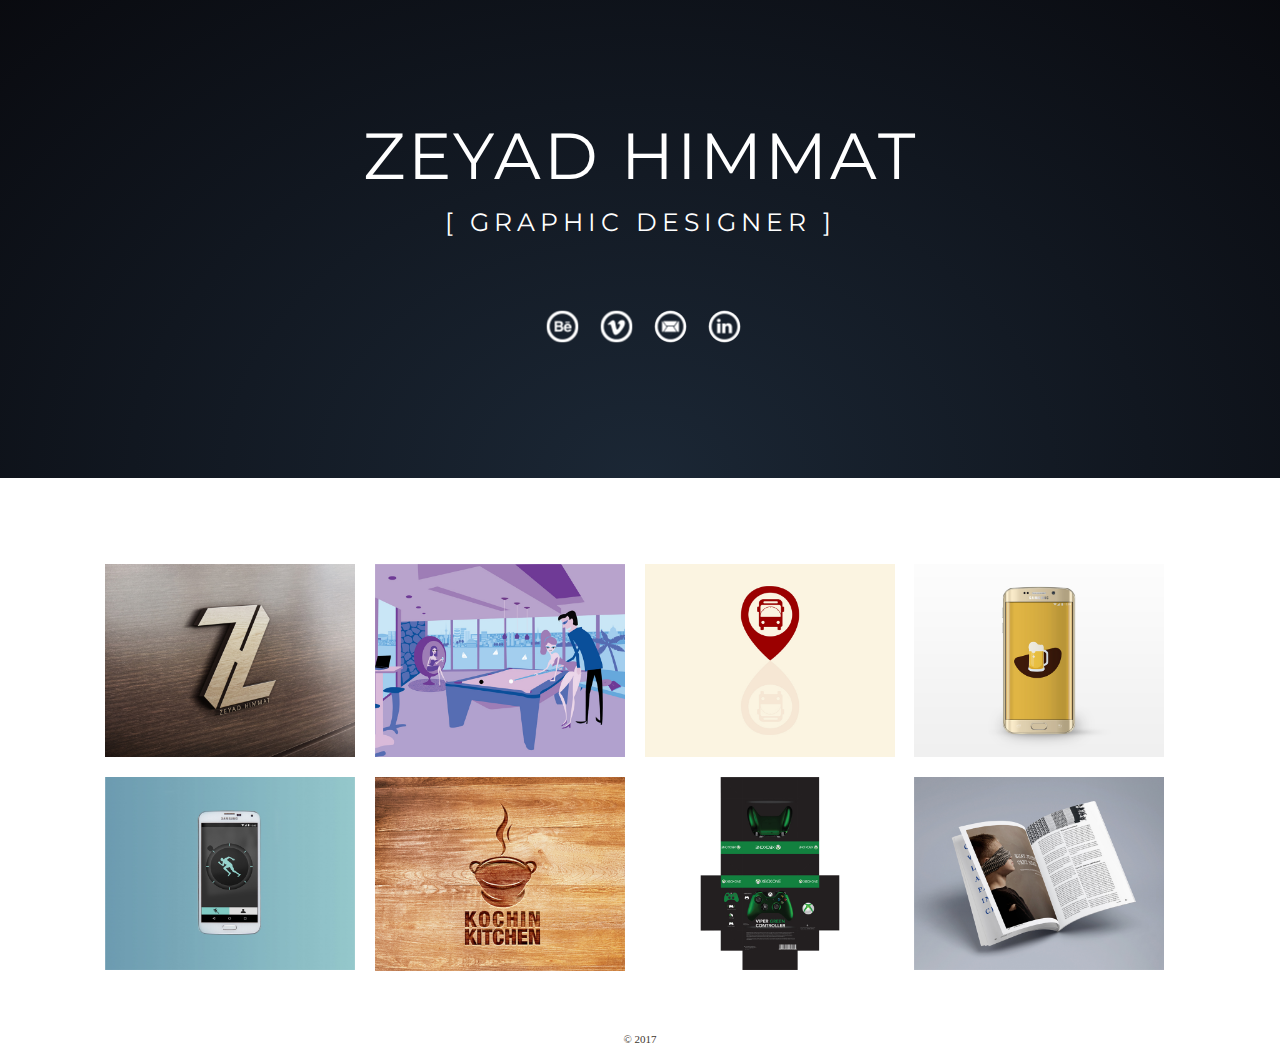
<file: index.html>
<!DOCTYPE html>
<html lang="en-ca">
<head>
  <meta charset="utf-8">
  <title>Zeyad Himmat</title>
  <meta name="handheldfriendly" content="true">
  <meta name="mobileoptimized" content="240">
  <meta name="viewport" content="width=device-width,initial-scale=1">
  <meta name="description" content="The name's Zee, and I'm an avid video gamer with a passion for designing exciting new content with my unique creativity. Contact me at zeyad.himmat@live.com.">
  <link href="css/main.css" rel="stylesheet">
  <link href="favicon.ico" rel="shortcut icon" type="favicon.ico">
  <link href='https://fonts.googleapis.com/css?family=Montserrat:400,700' rel='stylesheet' type='text/css'>
  <link href='https://fonts.googleapis.com/css?family=Lato:300' rel='stylesheet' type='text/css'>
</head>
<body>
    <div class="stars"></div>
    <div class="stars2"></div>
    <div class="stars3"></div>
      <header>
      <h1>Zeyad Himmat <br> <span>[ Graphic Designer ]</span></h1>
      <div class="social">
        <a href="https://www.behance.net/zhimmat"><img class="behance" src="images/behance.png"></a>
        <a href="https://vimeo.com/user47961077"><img class="vimeo" src="images/vimeo.png"></a>
        <a href="mailto:zeyad.himmat@live.com"><img class="email" src="images/email.png"></a>
        <a href="https://www.linkedin.com/in/zeyad-himmat-83160b113/"><img class="linkedin" src="images/linkedin.png"></a>
      </div>

</header>


<div id="top"></div>
<section class="gallery">
	<div class="row1">
		<ul>
			<a href="#"></a>
			<li>
				<a href="logo.html">
					<img src="images/logo2.jpg" alt="#" class="center">
				</a>
			</li>
			<li>
				<a href="billiards.html">
					<img src="images/joshagle2.jpg" alt=""class="center">
				</a>
			</li>
			<li>
				<a href="trackem.html">
					<img src="images/Trackem2.jpg" alt=""class="center">
				</a>
			</li>
			<li>
				<a class="image" href="smartpint.html">
					<img src="images/SmartPint2.jpg" alt=""class="center">
				</a>
			</li>
			<li>
				<a class="image" href="stamena.html">
					<img src="images/Stamena2.jpg" alt=""class="center">
				</a>
			</li>
			<li>
				<a class="image" href="kochinkitchen.html">
					<img src="images/KochinKitchen2.jpg" alt=""class="center">
				</a>
			</li>
			<li>
				<a class="image" href="packaging.html">
					<img src="images/Packaging2.jpg" alt=""class="center">
				</a>
			</li>
			<li>
				<a class="image" href="magazine.html">
					<img src="images/Magazine2.jpg" alt=""class="center">
				</a>
			</li>
		</ul>
	</div>

  </section>
  <footer>
    <p> © 2017 </p>
  </footer>
</div>

</body>
</html>
</file>
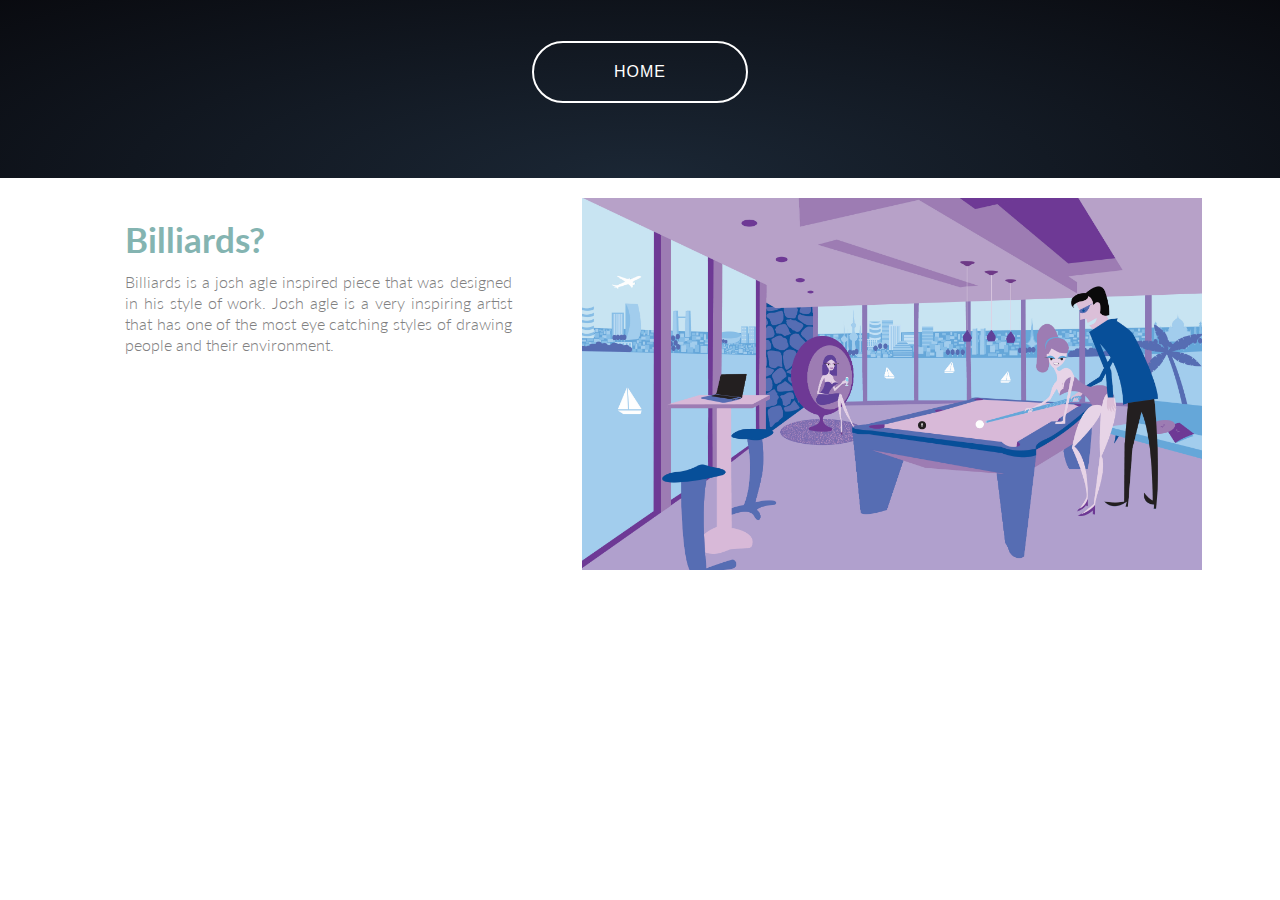
<file: billiards.html>
<!DOCTYPE html>
<html lang="en-ca">
<head>
  <meta charset="utf-8">
  <title>Zeyad Himmat</title>
  <meta name="handheldfriendly" content="true">
  <meta name="mobileoptimized" content="240">
  <meta name="viewport" content="width=device-width,initial-scale=1">
  <meta name="description" content="The name's Zee, and I'm an avid video gamer with a passion for designing exciting new content with my unique creativity. Contact me at zeyad.himmat@live.com.">
  <link href="css/main.css" rel="stylesheet">
  <link href='https://fonts.googleapis.com/css?family=Montserrat:400,700' rel='stylesheet' type='text/css'>
  <link href='https://fonts.googleapis.com/css?family=Lato:300' rel='stylesheet' type='text/css'>
</head>
<body>
    <div class="stars"></div>
    <div class="stars2"></div>
    <div class="stars3"></div>
      <header>
  <a href="index.html"><button class="btn btn-1">HOME</button></a>
</header>

<div id="item02" class="port">
  <div class="row1">
    <div class="description">
      <h1>Billiards?</h1>
      <p>Billiards is a josh agle inspired piece that was designed in his style of work. Josh agle is a very inspiring artist that has one of the most eye catching styles of drawing people and their environment.</p>
    </div>
    <img src="images/joshagle.jpg" alt="">
  </div>
</div>
</file>
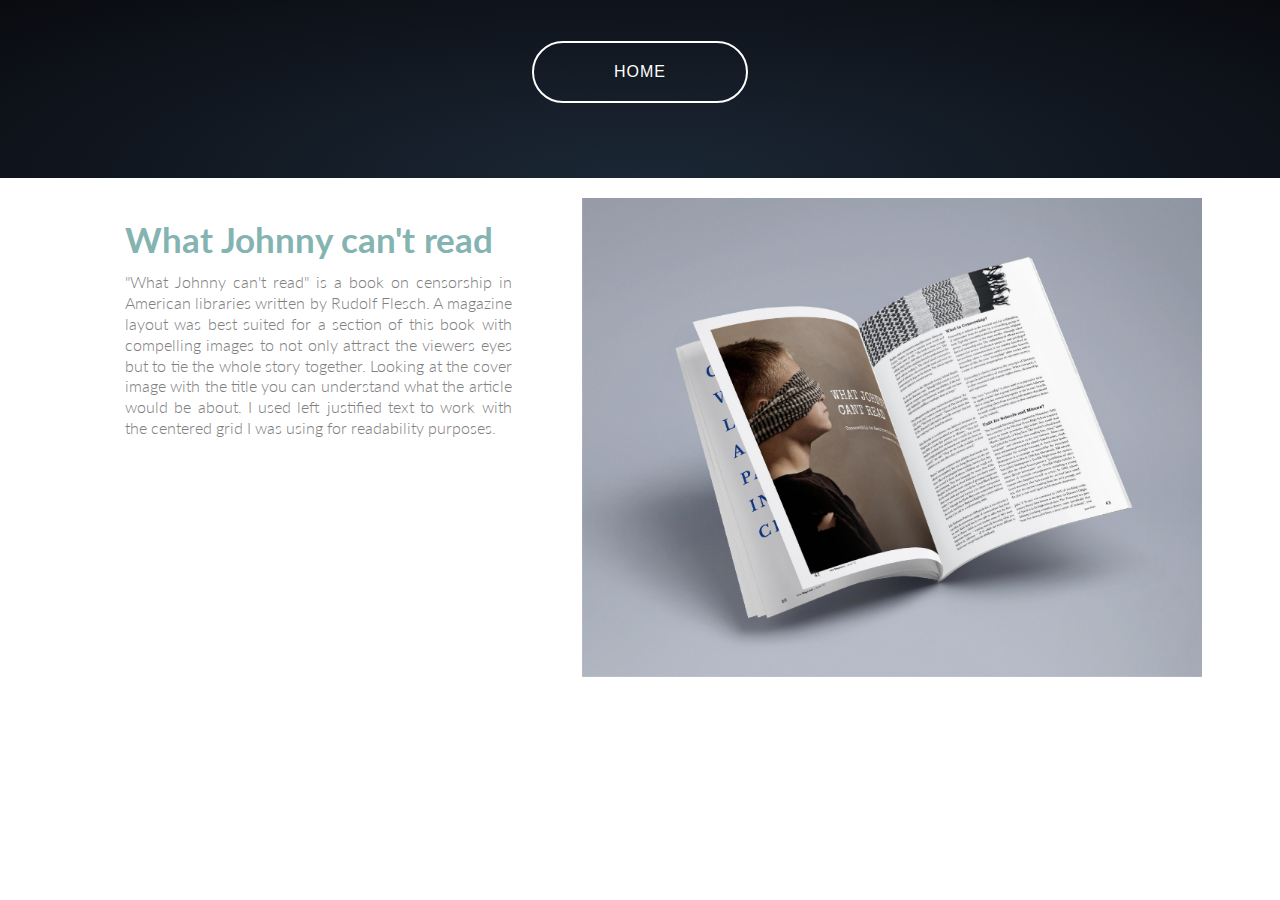
<file: magazine.html>
<!DOCTYPE html>
<html lang="en-ca">
<head>
  <meta charset="utf-8">
  <title>Zeyad Himmat</title>
  <meta name="handheldfriendly" content="true">
  <meta name="mobileoptimized" content="240">
  <meta name="viewport" content="width=device-width,initial-scale=1">
  <meta name="description" content="The name's Zee, and I'm an avid video gamer with a passion for designing exciting new content with my unique creativity. Contact me at zeyad.himmat@live.com.">
  <link href="css/main.css" rel="stylesheet">
  <link href='https://fonts.googleapis.com/css?family=Montserrat:400,700' rel='stylesheet' type='text/css'>
  <link href='https://fonts.googleapis.com/css?family=Lato:300' rel='stylesheet' type='text/css'>
</head>
<body>
    <div class="stars"></div>
    <div class="stars2"></div>
    <div class="stars3"></div>
      <header>
  <a href="index.html"><button class="btn btn-1">HOME</button></a>
</header>

<div id="item08" class="port">
  <div class="row">
    <div class="description">
      <h1>What Johnny can't read</h1>
      <p>"What Johnny can't read" is a book on censorship in American libraries written by Rudolf Flesch. A magazine layout was best suited for a section of this book with compelling images to not only attract the viewers eyes but to tie the whole story together. Looking at the cover image with the title you can understand what the article would be about. I used left justified text to work with the centered grid I was using for readability purposes. </p>
    </div>
    <img src="images/Magazine.jpg" alt="">
  </div>
</div>
</file>
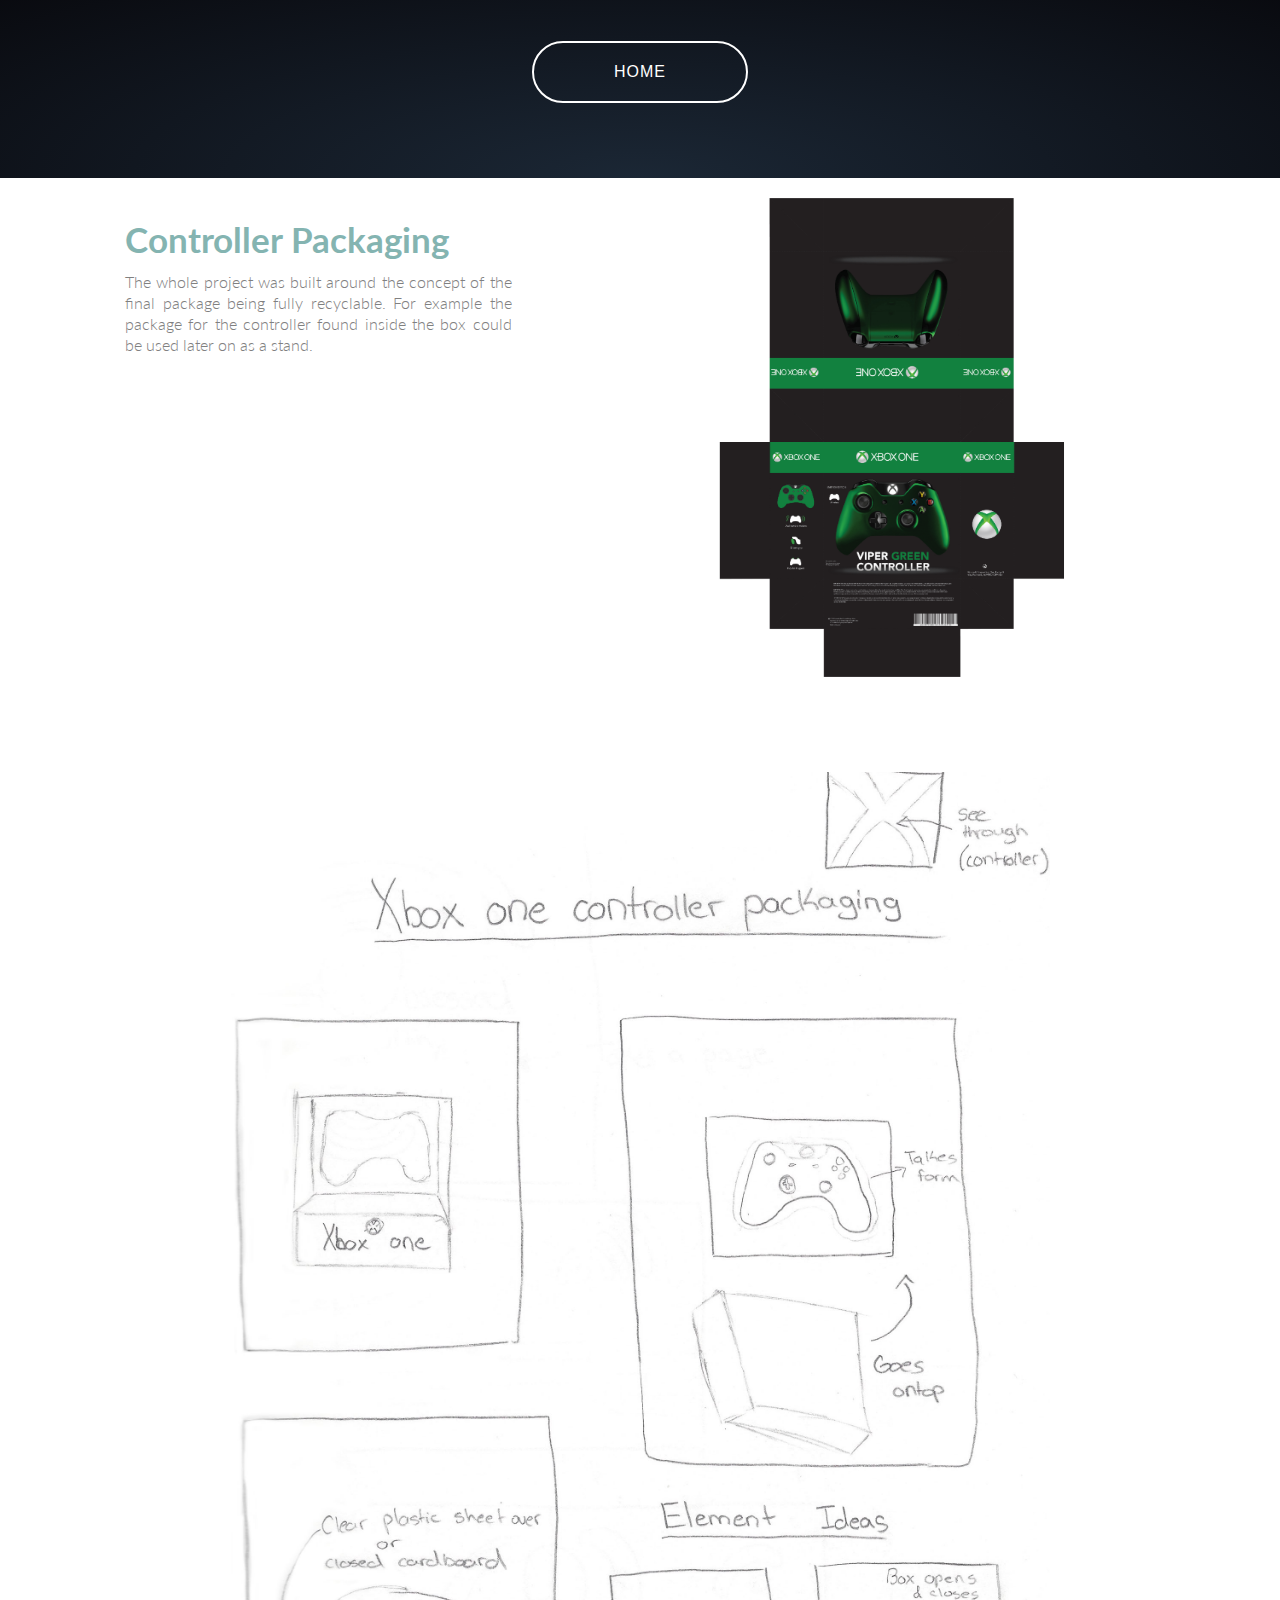
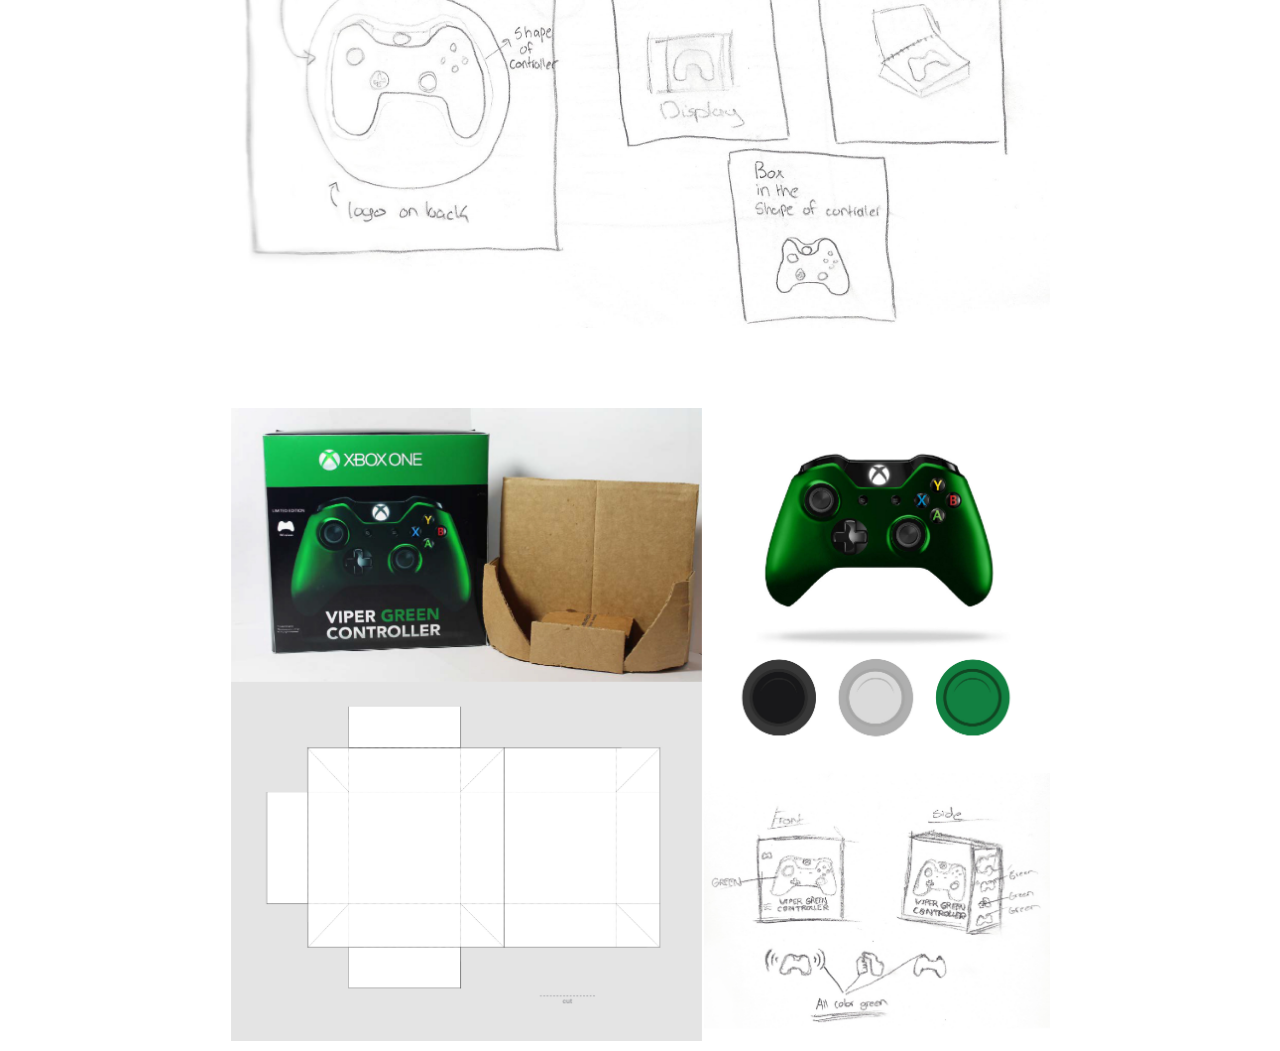
<file: packaging.html>
<!DOCTYPE html>
<html lang="en-ca">
<head>
  <meta charset="utf-8">
  <title>Zeyad Himmat</title>
  <meta name="handheldfriendly" content="true">
  <meta name="mobileoptimized" content="240">
  <meta name="viewport" content="width=device-width,initial-scale=1">
  <meta name="description" content="The name's Zee, and I'm an avid video gamer with a passion for designing exciting new content with my unique creativity. Contact me at zeyad.himmat@live.com.">
  <link href="css/main.css" rel="stylesheet">
  <link href='https://fonts.googleapis.com/css?family=Montserrat:400,700' rel='stylesheet' type='text/css'>
  <link href='https://fonts.googleapis.com/css?family=Lato:300' rel='stylesheet' type='text/css'>
</head>
<body>
    <div class="stars"></div>
    <div class="stars2"></div>
    <div class="stars3"></div>
      <header>
  <a href="index.html"><button class="btn btn-1">HOME</button></a>
</header>

<div id="item07" class="port">
  <div class="row">
    <div class="description">
      <h1>Controller Packaging</h1>
      <p>The whole project was built around the concept of the final package being fully recyclable. For example the package for the controller found inside the box could be used later on as a stand.</p>
    </div>
    <img src="images/packaging.jpg" alt="">
  </div>
</div>

<div class="port4">
  <div class="row1">
      <img src="images/Packaging-sketch.jpg">
  </div>
</div>

<div class="port3">
  <div class="row1">
      <img src="images/Packaging-layout.jpg">
  </div>
</div>
</file>
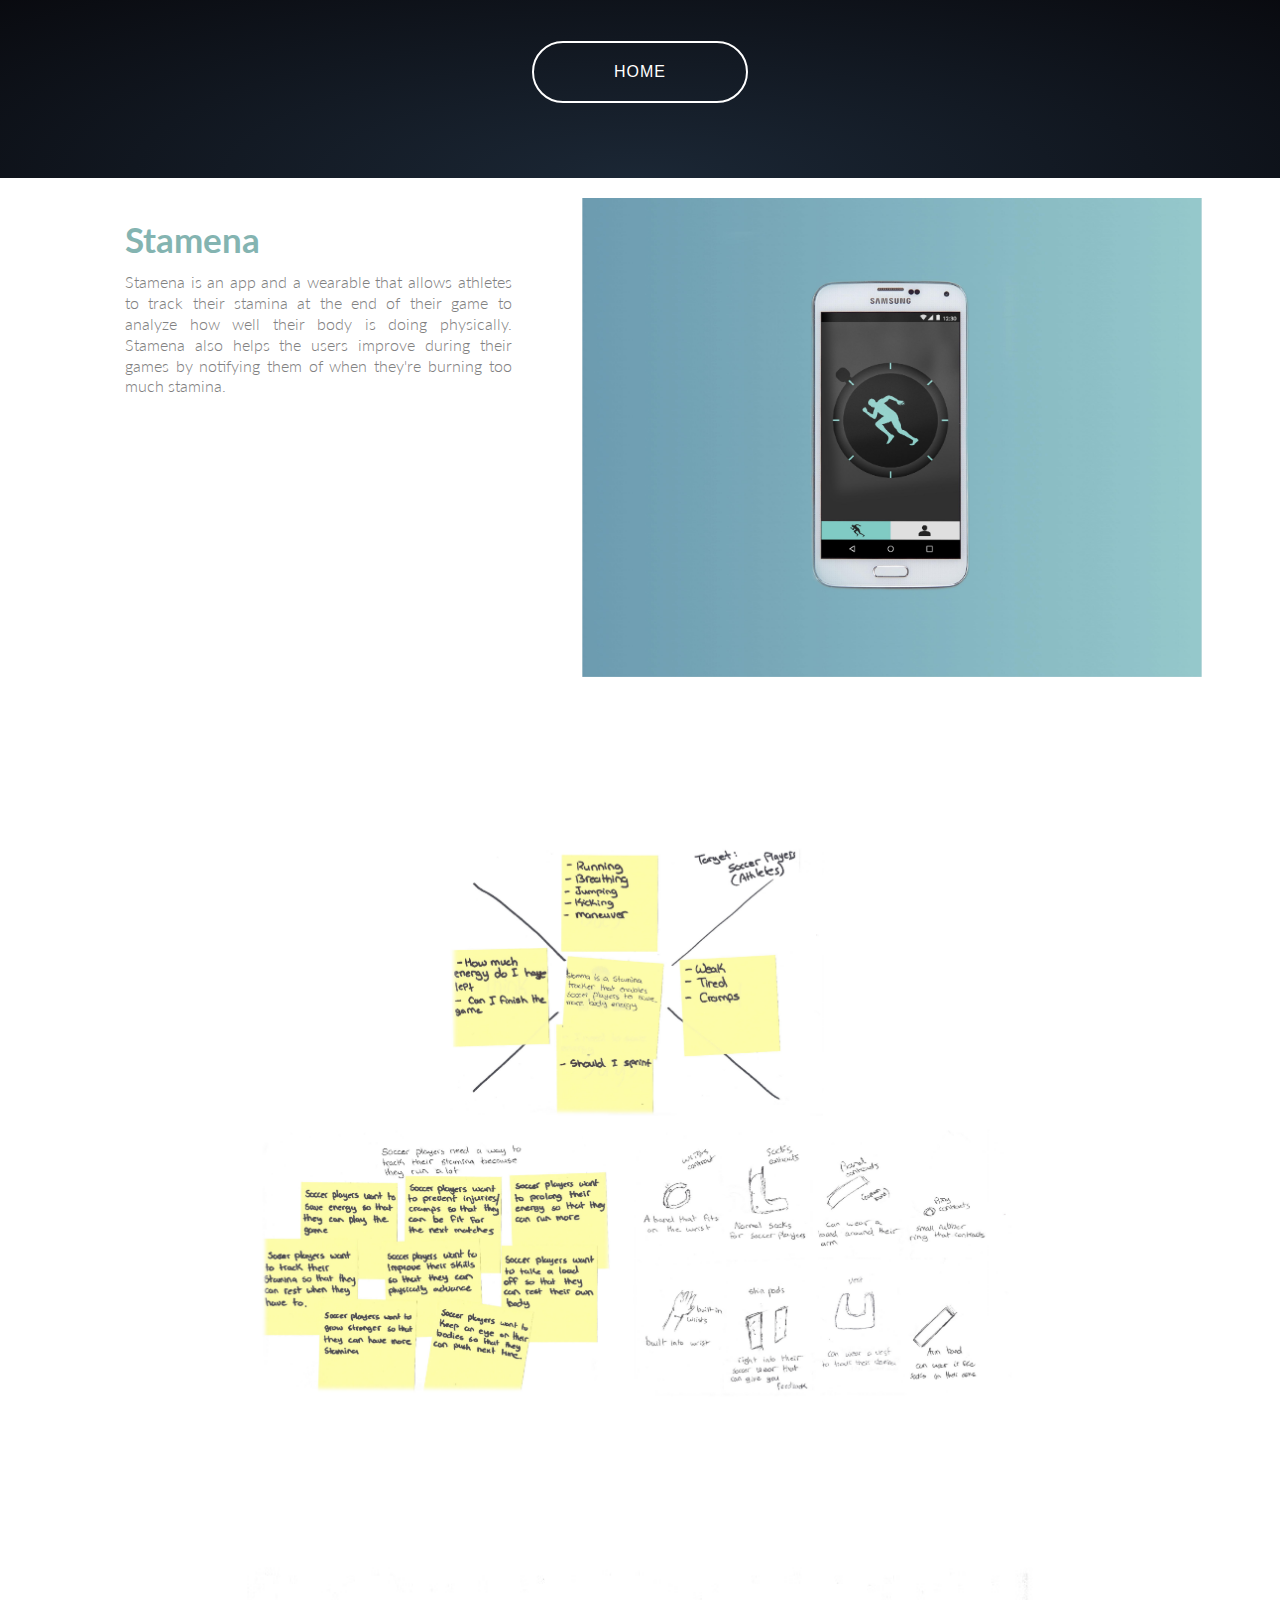
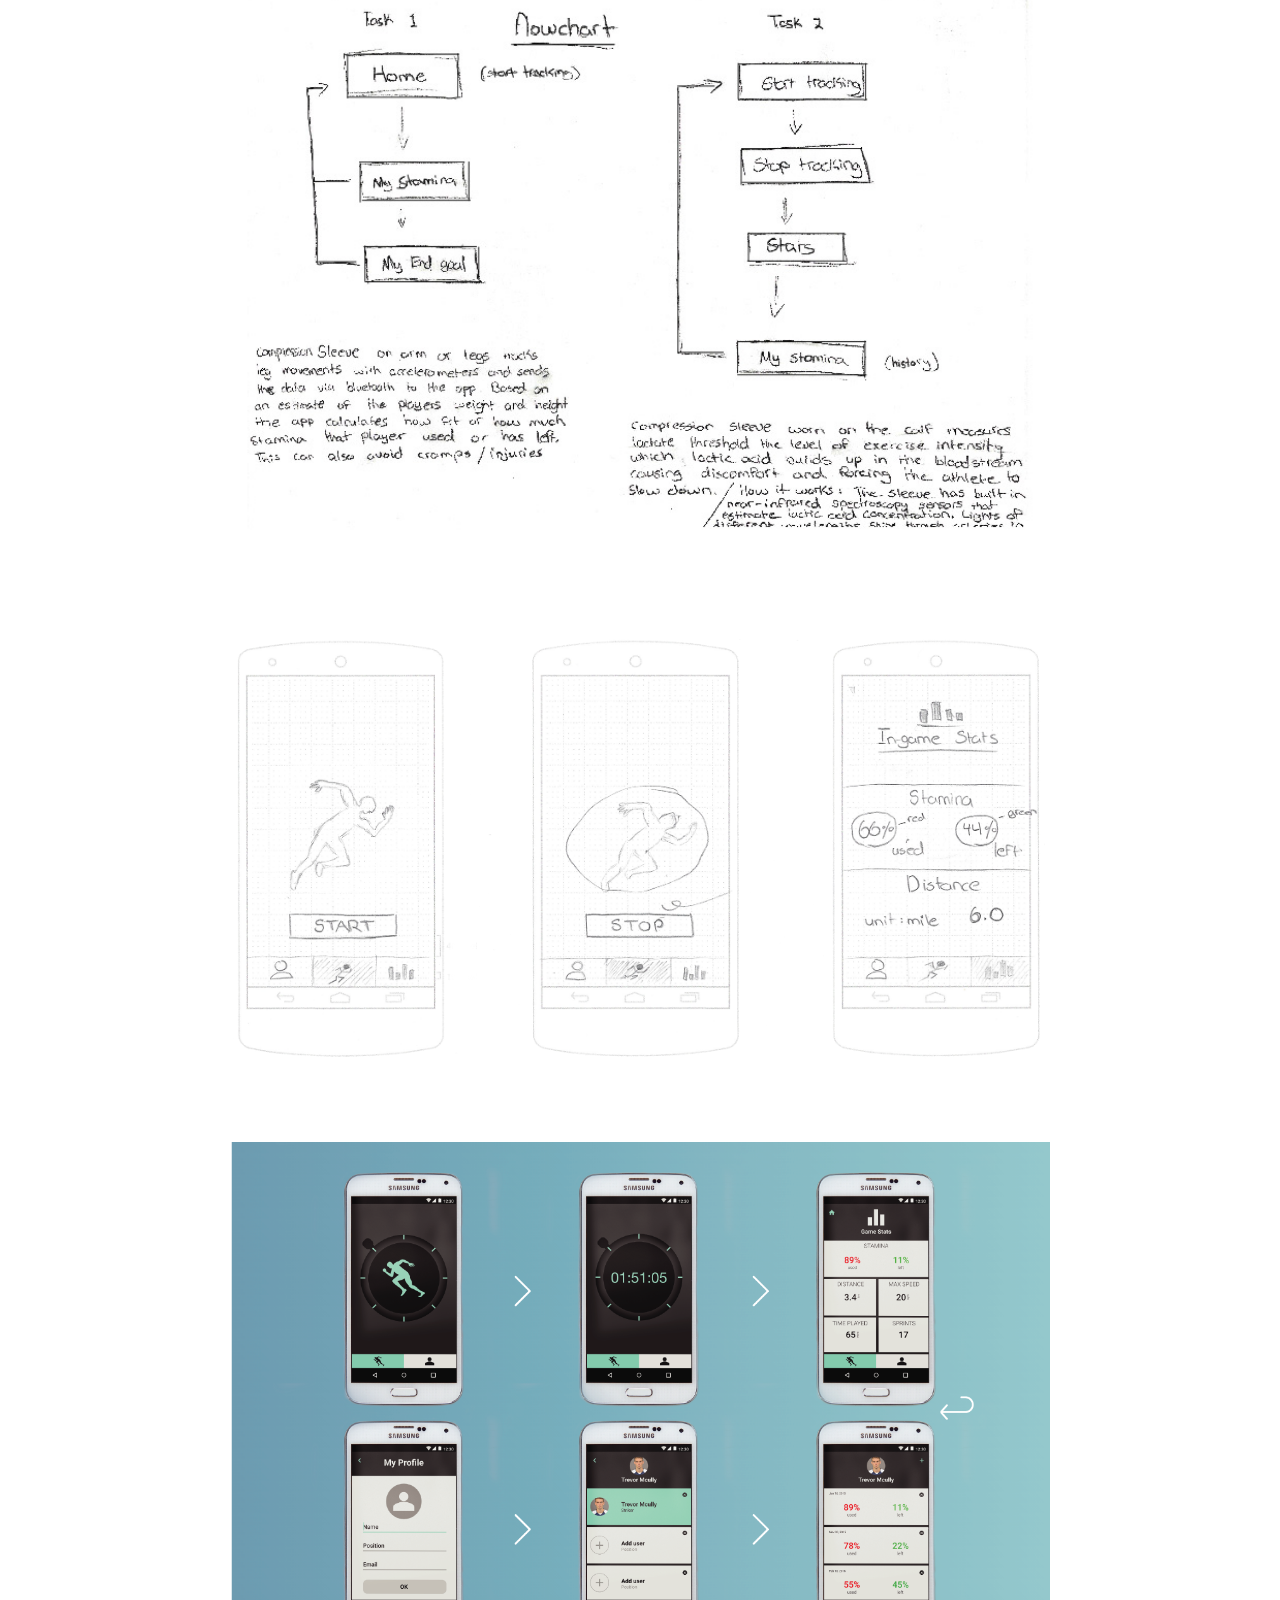
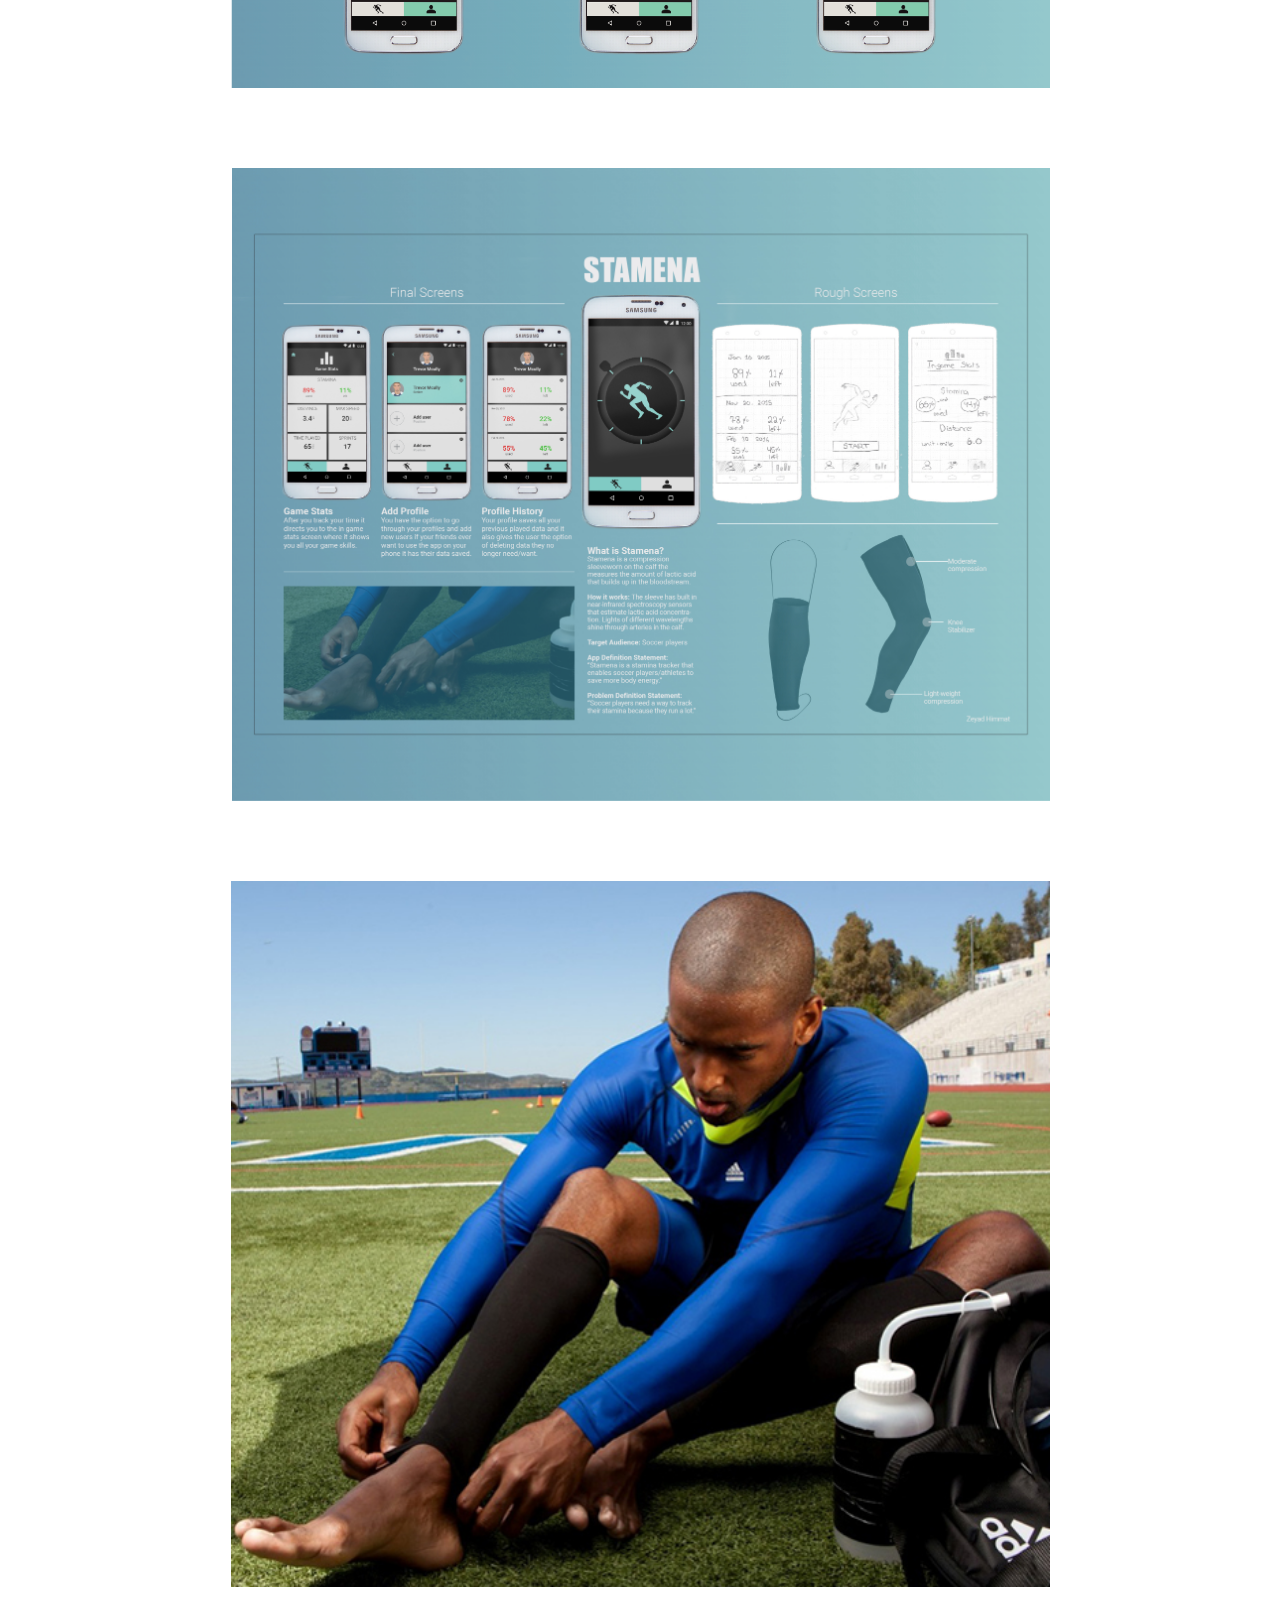
<file: stamena.html>
<!DOCTYPE html>
<html lang="en-ca">
<head>
  <meta charset="utf-8">
  <title>Zeyad Himmat</title>
  <meta name="handheldfriendly" content="true">
  <meta name="mobileoptimized" content="240">
  <meta name="viewport" content="width=device-width,initial-scale=1">
  <meta name="description" content="The name's Zee, and I'm an avid video gamer with a passion for designing exciting new content with my unique creativity. Contact me at zeyad.himmat@live.com.">
  <link href="css/main.css" rel="stylesheet">
  <link href='https://fonts.googleapis.com/css?family=Montserrat:400,700' rel='stylesheet' type='text/css'>
  <link href='https://fonts.googleapis.com/css?family=Lato:300' rel='stylesheet' type='text/css'>
</head>
<body>
    <div class="stars"></div>
    <div class="stars2"></div>
    <div class="stars3"></div>
      <header>
  <a href="index.html"><button class="btn btn-1">HOME</button></a>
</header>

<div id="item05" class="port">
  <div class="row">
    <div class="description">
      <h1>Stamena</h1>
      <p>Stamena is an app and a wearable that allows athletes to track their stamina at the end of their game to analyze how well their body is doing physically. Stamena also helps the users improve during their games by notifying them of when they're burning too much stamina.</p>
    </div>
    <img src="images/Stamena.jpg" alt="">
  </div>
</div>

<div class="port5">
  <div class="row1">
      <img src="images/Stamena3.jpg">
  </div>
</div>

<div class="port3">
  <div class="row1">
      <img src="images/Stamena-flowchart.jpg">
  </div>
</div>

<div class="port3">
  <div class="row1">
      <img src="images/Stamena-sketches.png">
  </div>
</div>

<div class="port3">
  <div class="row1">
      <img src="images/Screens.png">
  </div>
</div>

<div class="port3">
  <div class="row1">
      <img src="images/Stamena-board.jpg">
  </div>
</div>

<div class="port3">
  <div class="row1">
      <img src="images/Compression-sleeve.jpg">
  </div>
</div>
</file>
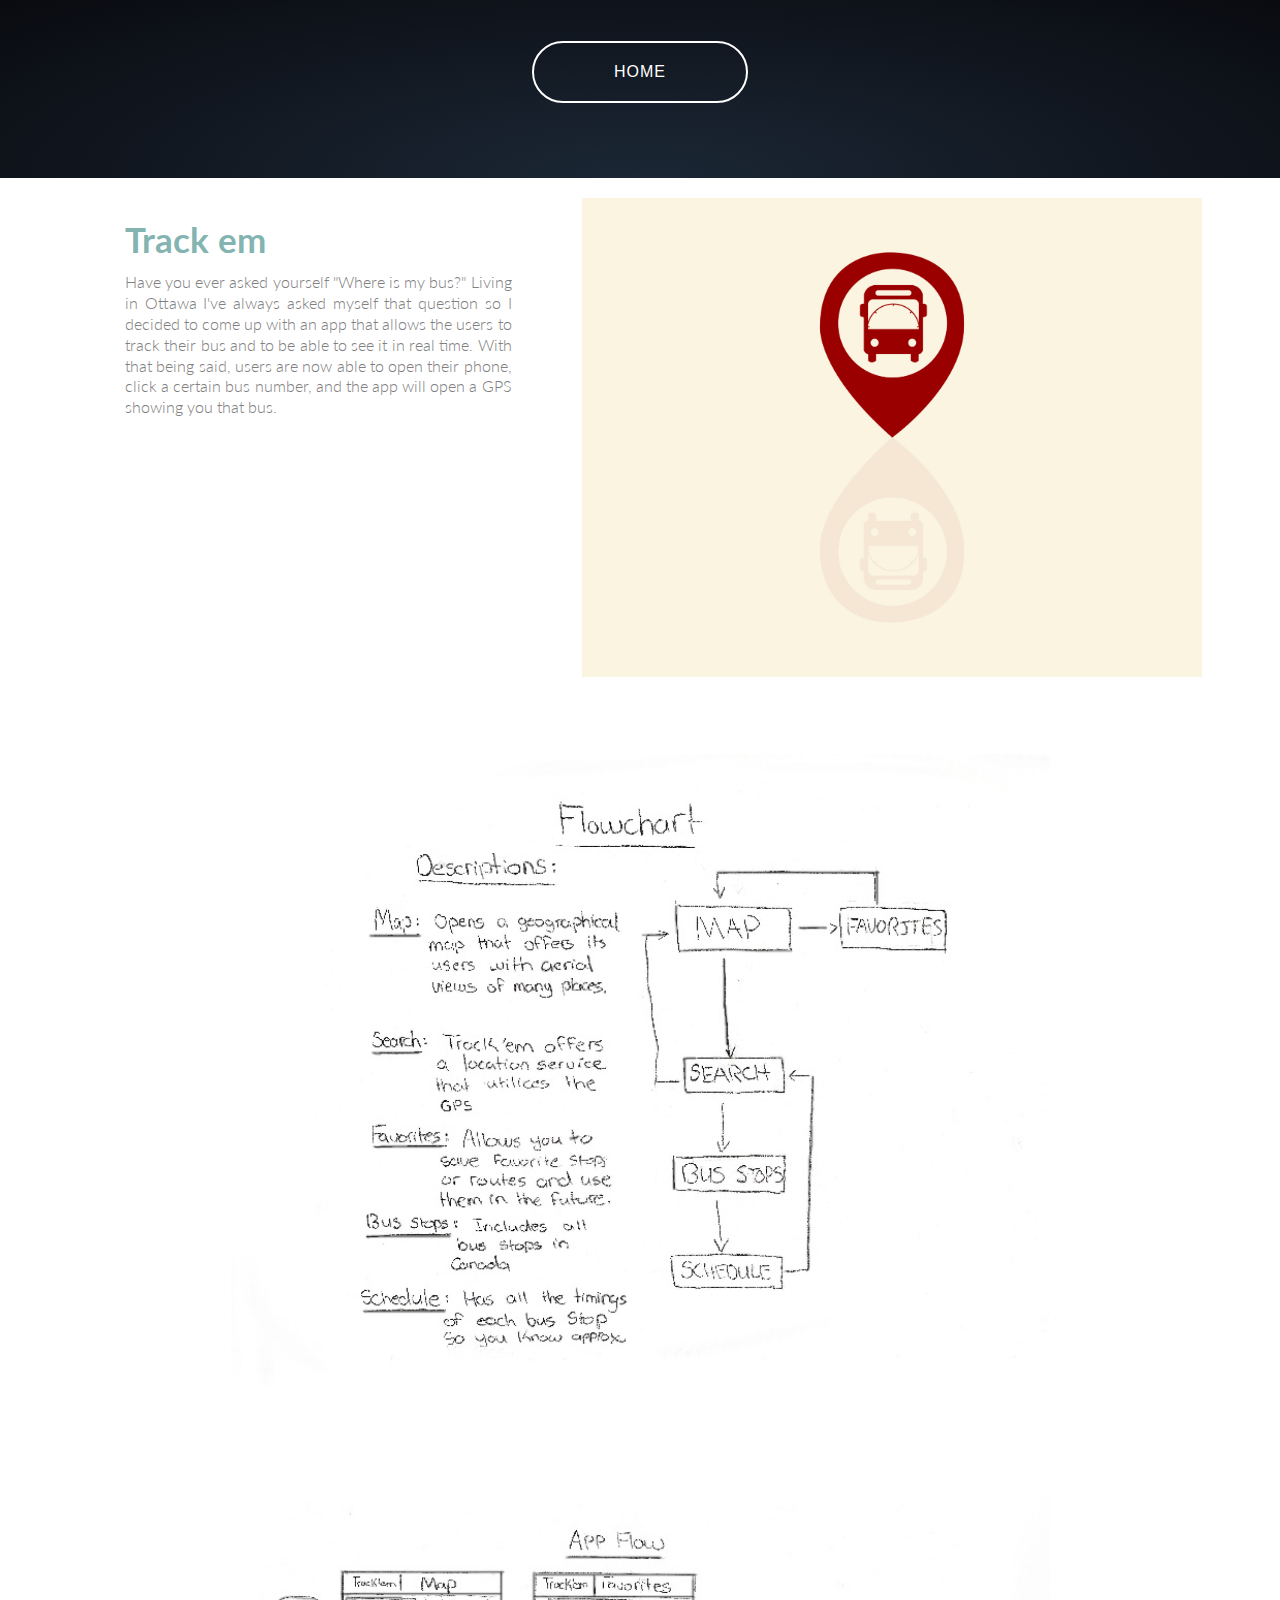
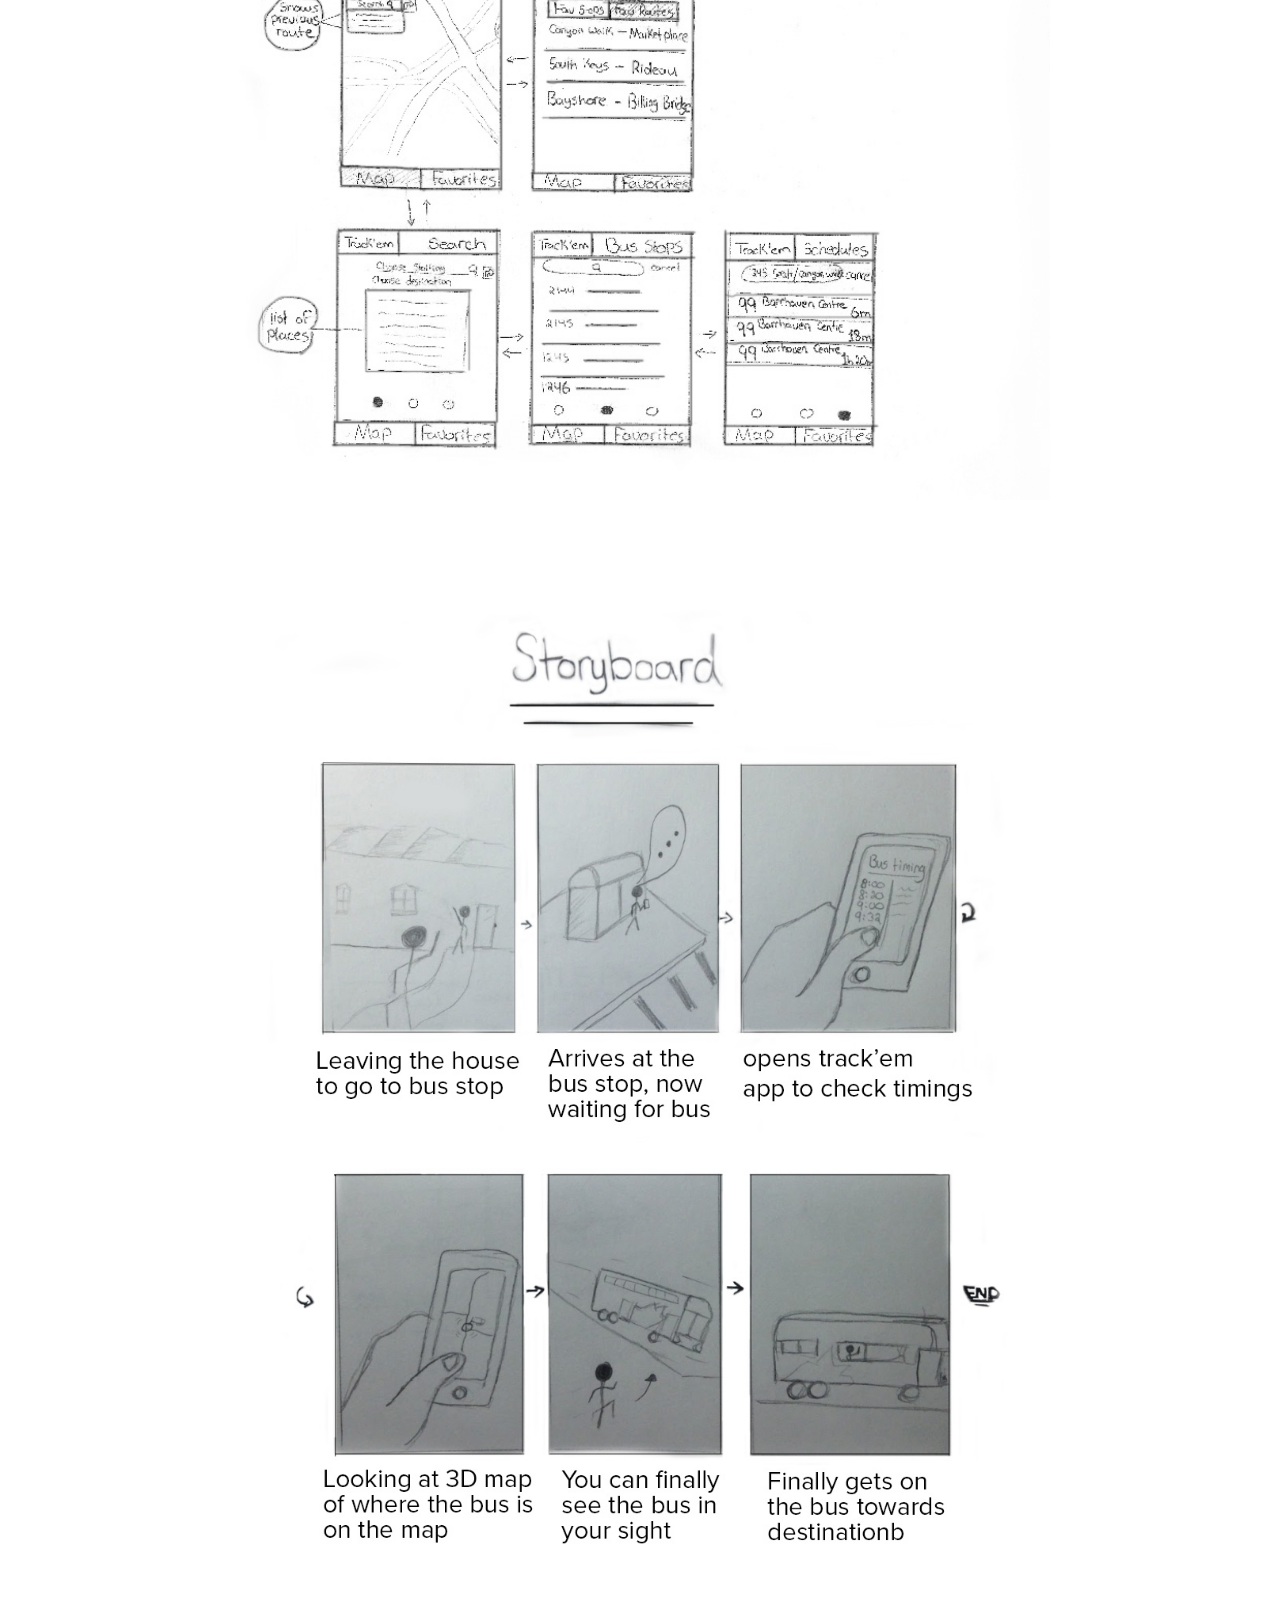
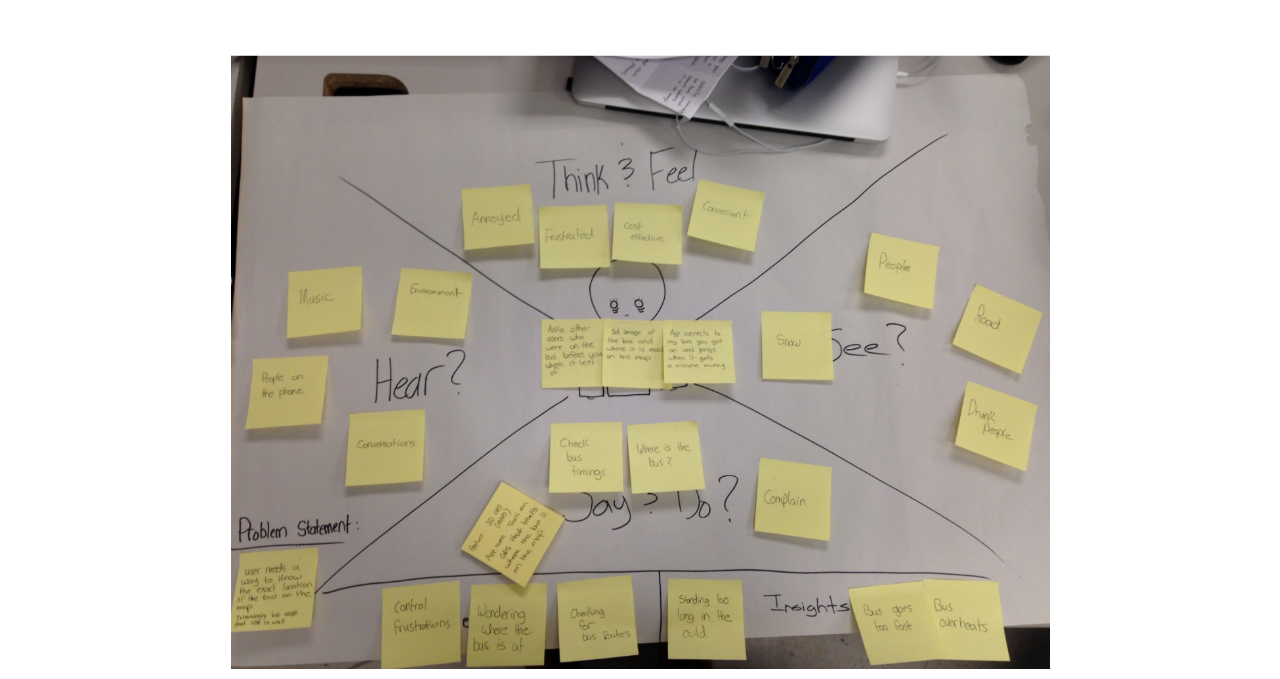
<file: trackem.html>
<!DOCTYPE html>
<html lang="en-ca">
<head>
  <meta charset="utf-8">
  <title>Zeyad Himmat</title>
  <meta name="handheldfriendly" content="true">
  <meta name="mobileoptimized" content="240">
  <meta name="viewport" content="width=device-width,initial-scale=1">
  <meta name="description" content="The name's Zee, and I'm an avid video gamer with a passion for designing exciting new content with my unique creativity. Contact me at zeyad.himmat@live.com.">
  <link href="css/main.css" rel="stylesheet">
  <link href='https://fonts.googleapis.com/css?family=Montserrat:400,700' rel='stylesheet' type='text/css'>
  <link href='https://fonts.googleapis.com/css?family=Lato:300' rel='stylesheet' type='text/css'>
</head>
<body>
    <div class="stars"></div>
    <div class="stars2"></div>
    <div class="stars3"></div>
      <header>
  <a href="index.html"><button class="btn btn-1">HOME</button></a>
</header>

<div id="item03" class="port">
  <div class="row1">
    <div class="description">
      <h1>Track em</h1>
      <p>Have you ever asked yourself "Where is my bus?"
Living in Ottawa I've always asked myself that question so I decided to come up with an app that allows the users to track their bus and to be able to see it in real time. With that being said, users are now able to open their phone, click a certain bus number, and the app will open a GPS showing you that bus.</p>
    </div>
    <img src="images/Track-em.jpg" alt="">
  </div>
</div>

<div class="port2">
  <div class="row1">
      <img src="images/Trackem-flowchart.jpg">
  </div>
</div>

<div class="port3">
  <div class="row1">
      <img src="images/Trackem-appflow.jpg">
  </div>
</div>

<div class="port3">
  <div class="row1">
      <img src="images/Storyboard.jpg">
  </div>
</div>

<div class="port3">
  <div class="row1">
      <img src="images/Research.png">
  </div>
</div>
</file>
<file: css/main.css>
* {
  -webkit-box-sizing: border-box;
  -moz-box-sizing: border-box;
  box-sizing: border-box;
}
*:before, *:after {
  -webkit-box-sizing: border-box;
  -moz-box-sizing: border-box;
  box-sizing: border-box;
}


body {
  font-family: "Lato", sans-serif;
  font-weight: 300;
  line-height: 1.5;
  color: #333;
  margin-top: -10px;
  margin-left: -10px;
  margin-right: -10px;
}

  a {
    color: #fff;
  }

  header {
  color: #fff;
  text-align: center;
  padding: 30px 0 60px;
  background: radial-gradient(ellipse at bottom, #1b2735 0%, #090a0f 100%);
}

header h1 {
  text-align: center;
  text-transform: uppercase;
  font-size: 65px;
  font-weight: 400;
  letter-spacing: 3px;
  line-height: 0.8;
  padding-top: 60px;
  font-family: "Montserrat", sans-serif;
}
header h1 span {
  text-transform: uppercase;
  letter-spacing: 5px;
  font-size: 25px;
  line-height: 1;
}

header h2 {
  text-align: center;
  text-transform: uppercase;
  font-size: 80px;
  font-weight: 400;
  letter-spacing: 3px;
  line-height: 0.8;
  padding-top: 60px;
  font-family: "Montserrat", sans-serif;
}
header h2 span {
  text-transform: uppercase;
  letter-spacing: 3px;
  font-size: 15px;
  line-height: 1;
  padding-top: 10px;
}

header p {
  padding-top: 30px;
}

.social{
  text-align: center;
  padding: 20px 0 50px;
}

.social a{
  width: 50px;
  height: 50px;
  display: inline-block;
  -webkit-transform: scale(0.5, 0.5);
  transform: scale(0.5, 0.5);
  background-position: center;
  background-repeat: no-repeat;
  text-align: center;
  border: 0;
}

.behance{
  border-radius: 30%;
}
.behance:hover{
  opacity:.5;
  transition: all .5s;
}

.vimeo{
  border-radius: 30%;
}
.vimeo:hover{
  opacity:.5;
  transition: all .5s;
}

.email{
  border-radius: 50%;
}
.email:hover{
  opacity:.5;
  transition: all .5s;
}

.linkedin{
  border-radius: 50%;
}
.linkedin:hover{
  opacity:.5;
  transition: all .5s;
}

.center img {
  display: block;
  margin-left: auto;
  margin-right: auto;
}
.row1 img{
  max-width: 100%;
  height: auto;
  padding: 0;
  margin: 0;
}

.row1 {
  width: 100%;
  max-width: 1170px;
  margin: 0 auto;
  padding: 0;
  clear: both;
}

.row {
  width: 100%;
  max-width: 1170px;
  margin: 0 auto;
  padding: 0;
  clear: both;
}
.row img {
  max-width: 100%;
  height: auto;
  padding: 0;
  margin: 0;
}

.gallery ul li {
  float: left;
  margin: 0 0.87719%;
  overflow: hidden;
}

.gallery {
  padding: 40px 0 40px;
  position: relative;
  overflow: hidden;
}
.gallery ul {
  padding-top: 30px;
  position: relative;
}
.gallery ul li {
  margin-bottom: 20px;
  width: 250px;
  display: relative;
}
.gallery ul li a {
  display: block;
  position: relative;
  width: 100%;
  height: 100%;
  margin: 0;
  padding: 0;
  line-height: 0;
}
.gallery ul li a:before {
  position: absolute;
  width: 32px;
  height: 32px;
  top: 40%;
  left: 50%;
  margin: -14px 0 0 -16px;
  background: url(data:image/svg+xml;utf8,%3C%3Fxml%20version%3D%221.0%22%20encoding%3D%22utf-8%22%3F%3E%0A%3C%21--%20Generator%3A%20Adobe%20Illustrator%2017.1.0%2C%20SVG%20Export%20Plug-In%20.%20SVG%20Version%3A%206.00%20Build%200%29%20%20--%3E%0A%3C%21DOCTYPE%20svg%20PUBLIC%20%22-//W3C//DTD%20SVG%201.1//EN%22%20%22http%3A//www.w3.org/Graphics/SVG/1.1/DTD/svg11.dtd%22%3E%0A%3Csvg%20version%3D%221.1%22%0A%09%20id%3D%22svg2%22%20xmlns%3Adc%3D%22http%3A//purl.org/dc/elements/1.1/%22%20xmlns%3Acc%3D%22http%3A//creativecommons.org/ns%23%22%20xmlns%3Ardf%3D%22http%3A//www.w3.org/1999/02/22-rdf-syntax-ns%23%22%20xmlns%3Asvg%3D%22http%3A//www.w3.org/2000/svg%22%20xmlns%3Asodipodi%3D%22http%3A//sodipodi.sourceforge.net/DTD/sodipodi-0.dtd%22%20xmlns%3Ainkscape%3D%22http%3A//www.inkscape.org/namespaces/inkscape%22%20inkscape%3Aversion%3D%220.48.4%20r9939%22%20sodipodi%3Adocname%3D%22icon-fullscreen.svg%22%0A%09%20xmlns%3D%22http%3A//www.w3.org/2000/svg%22%20xmlns%3Axlink%3D%22http%3A//www.w3.org/1999/xlink%22%20x%3D%220px%22%20y%3D%220px%22%20viewBox%3D%220%200%20960%20560%22%0A%09%20enable-background%3D%22new%200%200%20960%20560%22%20xml%3Aspace%3D%22preserve%22%3E%0A%3Csodipodi%3Anamedview%20%20borderopacity%3D%221%22%20pagecolor%3D%22%23ffffff%22%20bordercolor%3D%22%23666666%22%20objecttolerance%3D%2210%22%20gridtolerance%3D%2210%22%20guidetolerance%3D%2210%22%20showgrid%3D%22false%22%20fit-margin-top%3D%220%22%20fit-margin-left%3D%220%22%20inkscape%3Azoom%3D%227.375%22%20inkscape%3Acx%3D%22-5.1525424%22%20inkscape%3Acy%3D%2216%22%20id%3D%22namedview11%22%20inkscape%3Awindow-x%3D%22-8%22%20inkscape%3Awindow-y%3D%22-8%22%20fit-margin-right%3D%220%22%20inkscape%3Apageopacity%3D%220%22%20fit-margin-bottom%3D%220%22%20inkscape%3Awindow-width%3D%221366%22%20inkscape%3Awindow-height%3D%22706%22%20inkscape%3Awindow-maximized%3D%221%22%20inkscape%3Apageshadow%3D%222%22%20inkscape%3Acurrent-layer%3D%22svg2%22%3E%0A%09%3C/sodipodi%3Anamedview%3E%0A%3Cg%3E%0A%09%3Crect%20x%3D%22220%22%20y%3D%22260%22%20fill%3D%22%23FFFFFF%22%20width%3D%22536%22%20height%3D%2224%22/%3E%0A%3C/g%3E%0A%3Cg%3E%0A%09%3Crect%20x%3D%22476%22%20y%3D%224%22%20fill%3D%22%23FFFFFF%22%20width%3D%2224%22%20height%3D%22556%22/%3E%0A%3C/g%3E%0A%3C/svg%3E%0A) no-repeat;
  content: "";
  opacity: 0;
  z-index: 1;
  -webkit-transition: all 0.3s linear;
  -moz-transition: all 0.3s linear;
  transition: all 0.3s linear;
}
.gallery ul li a:hover:before {
  top: 50%;
  opacity: 1;
}
.gallery ul li a:after {
  position: absolute;
  width: 100%;
  top: 0;
  bottom: 6px;
  background: rgba(0, 0, 0, 0.3);
  content: "";
  opacity: 0;
  -webkit-transition: all 0.3s linear;
  -moz-transition: all 0.3s linear;
  transition: all 0.3s linear;
}
.gallery ul li a:hover:after {
  opacity: 1;
}


.column{
  text-align: center;
}


.portfolio{
  text-align: center;
}


.port img {
  width: 50%;
  padding-right: 20px;
  padding-top: 20px;
  position: absolute;
}

.port2 img {
  width: 70%;
  padding-top: 320px;
  display: block;
  margin: auto;
  position: sticky;
}

.port3 img {
  width: 70%;
  padding-top: 80px;
  display: block;
  margin: auto;
  position: sticky;
}

.port4 img {
  width: 70%;
  padding-top: 400px;
  display: block;
  margin: auto;
  position: sticky;
}

.port5 img {
  width: 70%;
  padding-top: 400px;
  display: block;
  margin: auto;
  position: sticky;
}

.port .description {
  float: left;
  width: 45%;
  max-height: 100%;
  padding: 30px 70px 0px;
  overflow: auto;
  color: grey;
  text-align: justify;
  line-height: 1.3;
}
.port h1 {
  color:#84b4b1;
  font-size: 35px;
  line-height: .5;
  padding: 0;
  text-align: left;
}

.footer{
  display: block;
  width: 100%;
}

footer p {
  width: 100%;
  display: block;
  margin: 0 auto;
  text-align: center;
  font-size: 11px;
  color: #3F372F;
  position: relative;
  font-family: ProximaNovaSemibold;
}

.btn {
    position: relative;
    display: inline-block;
    padding: 20px 80px;
    margin: 15px 30px;
    border: 2px solid white;
    background-color: transparent;
    cursor: pointer;
    font-size: inherit;
    border-radius: 50px;
    letter-spacing: 1px;
    color: white;
    transition: all 0.3s ease 0s;
}
.btn:after {
    content: "";
    position: absolute;
    transition: all 0.3s ease 0s;
    z-index: -1;
}
.btn:hover,
.btn:focus {
  color: #f8f8f8;
  border: 2px solid #1ABC9C;
  outline: none;
}
.btn-1:hover,
.btn-1:focus {
  background-color: #1ABC9C;
}
  .stars {
    width: 1px;
    height: 1px;
    background: transparent;
    box-shadow: 745px 735px #FFF , 999px 299px #FFF , 891px 641px #FFF , 783px 804px #FFF , 1603px 1676px #FFF , 867px 1629px #FFF , 1843px 867px #FFF , 1364px 1865px #FFF , 981px 1073px #FFF , 482px 1826px #FFF , 1585px 1386px #FFF , 11px 750px #FFF , 854px 556px #FFF , 1265px 1126px #FFF , 1100px 1326px #FFF , 1052px 369px #FFF , 1862px 1826px #FFF , 1126px 1662px #FFF , 1350px 1318px #FFF , 95px 156px #FFF , 805px 932px #FFF , 1818px 803px #FFF , 716px 151px #FFF , 373px 1938px #FFF , 979px 1795px #FFF , 1745px 269px #FFF , 681px 1541px #FFF , 881px 774px #FFF , 1453px 1375px #FFF , 1523px 1614px #FFF , 869px 917px #FFF , 213px 1052px #FFF , 356px 1585px #FFF , 253px 1633px #FFF , 155px 1053px #FFF , 1101px 1164px #FFF , 1002px 1788px #FFF , 846px 1851px #FFF , 989px 1409px #FFF , 1133px 404px #FFF , 575px 431px #FFF , 865px 1262px #FFF , 1551px 236px #FFF , 675px 1774px #FFF , 678px 1330px #FFF , 93px 332px #FFF , 1804px 1257px #FFF , 1719px 442px #FFF , 301px 1568px #FFF , 471px 819px #FFF , 719px 932px #FFF , 124px 22px #FFF , 1088px 1963px #FFF , 638px 339px #FFF , 1845px 1483px #FFF , 405px 1194px #FFF , 645px 424px #FFF , 7px 1499px #FFF , 1468px 1082px #FFF , 1124px 109px #FFF , 1412px 1690px #FFF , 1206px 991px #FFF , 1663px 540px #FFF , 110px 604px #FFF , 1634px 528px #FFF , 1747px 660px #FFF , 1847px 197px #FFF , 1145px 26px #FFF , 1626px 1665px #FFF , 324px 348px #FFF , 381px 102px #FFF , 1182px 1510px #FFF , 848px 1669px #FFF , 1242px 1617px #FFF , 303px 1064px #FFF , 1959px 648px #FFF , 748px 794px #FFF , 434px 370px #FFF , 1770px 865px #FFF , 1978px 1914px #FFF , 1660px 1180px #FFF , 740px 154px #FFF , 700px 1396px #FFF , 293px 1534px #FFF , 1078px 1305px #FFF , 284px 987px #FFF , 682px 501px #FFF , 779px 80px #FFF , 34px 1287px #FFF , 1337px 231px #FFF , 1742px 1320px #FFF , 1819px 944px #FFF , 1571px 310px #FFF , 375px 1226px #FFF , 211px 292px #FFF , 518px 1372px #FFF , 207px 1849px #FFF , 418px 782px #FFF , 1294px 1975px #FFF , 383px 345px #FFF , 1369px 940px #FFF , 487px 1090px #FFF , 94px 1226px #FFF , 1072px 202px #FFF , 479px 318px #FFF , 83px 1143px #FFF , 1610px 213px #FFF , 727px 1210px #FFF , 74px 1508px #FFF , 1902px 1575px #FFF , 1094px 1373px #FFF , 742px 421px #FFF , 179px 884px #FFF , 1081px 282px #FFF , 958px 642px #FFF , 232px 1544px #FFF , 601px 407px #FFF , 1809px 801px #FFF , 147px 1266px #FFF , 1043px 826px #FFF , 460px 1723px #FFF , 448px 1407px #FFF , 1784px 709px #FFF , 1924px 1947px #FFF , 497px 688px #FFF , 1220px 1867px #FFF , 468px 1182px #FFF , 383px 109px #FFF , 543px 687px #FFF , 1083px 1281px #FFF , 146px 1880px #FFF , 545px 282px #FFF , 1280px 9px #FFF , 833px 1131px #FFF , 336px 1837px #FFF , 1886px 1756px #FFF , 1809px 274px #FFF , 1970px 674px #FFF , 175px 1045px #FFF , 586px 1857px #FFF , 79px 1812px #FFF , 20px 318px #FFF , 427px 1601px #FFF , 164px 1375px #FFF , 992px 382px #FFF , 1537px 864px #FFF , 11px 372px #FFF , 1064px 438px #FFF , 261px 133px #FFF , 1704px 1547px #FFF , 493px 1091px #FFF , 1706px 1134px #FFF , 277px 11px #FFF , 1521px 1860px #FFF , 806px 1743px #FFF , 808px 235px #FFF , 2px 889px #FFF , 667px 313px #FFF , 168px 1036px #FFF , 1489px 1037px #FFF , 1563px 608px #FFF , 1140px 1432px #FFF , 1716px 492px #FFF , 739px 883px #FFF , 802px 496px #FFF , 1603px 56px #FFF , 1794px 939px #FFF , 1951px 866px #FFF , 422px 1699px #FFF , 757px 257px #FFF , 689px 128px #FFF , 1382px 526px #FFF , 1488px 978px #FFF , 992px 1756px #FFF , 1133px 1511px #FFF , 1234px 1651px #FFF , 854px 1389px #FFF , 123px 909px #FFF , 1454px 328px #FFF , 195px 539px #FFF , 348px 209px #FFF , 937px 568px #FFF , 1907px 770px #FFF , 1176px 1718px #FFF , 473px 968px #FFF , 1903px 1503px #FFF , 821px 1382px #FFF , 519px 985px #FFF , 1734px 1682px #FFF , 163px 1144px #FFF , 1447px 560px #FFF , 591px 1718px #FFF , 1189px 758px #FFF , 1713px 1502px #FFF , 310px 1608px #FFF , 1423px 805px #FFF , 916px 263px #FFF , 1979px 1585px #FFF , 366px 1705px #FFF , 241px 1994px #FFF , 1958px 293px #FFF , 488px 770px #FFF , 1520px 135px #FFF , 651px 459px #FFF , 719px 234px #FFF , 706px 1930px #FFF , 1853px 555px #FFF , 420px 1352px #FFF , 1836px 375px #FFF , 1190px 612px #FFF , 133px 505px #FFF , 1352px 1690px #FFF , 1061px 1085px #FFF , 1021px 1858px #FFF , 1402px 1696px #FFF , 106px 1138px #FFF , 126px 86px #FFF , 58px 1841px #FFF , 232px 512px #FFF , 814px 1642px #FFF , 309px 1077px #FFF , 363px 1349px #FFF , 467px 1138px #FFF , 376px 1536px #FFF , 719px 1369px #FFF , 1842px 1589px #FFF , 430px 1613px #FFF , 267px 1500px #FFF , 1512px 1806px #FFF , 1244px 243px #FFF , 203px 37px #FFF , 1198px 1777px #FFF , 1543px 1487px #FFF , 448px 431px #FFF , 1240px 1516px #FFF , 1935px 708px #FFF , 724px 730px #FFF , 506px 1328px #FFF , 605px 589px #FFF , 628px 1309px #FFF , 1959px 1696px #FFF , 582px 1507px #FFF , 1592px 342px #FFF , 1929px 1428px #FFF , 1302px 1842px #FFF , 1120px 1789px #FFF , 1314px 1973px #FFF , 1426px 800px #FFF , 1736px 1053px #FFF , 415px 1262px #FFF , 3px 113px #FFF , 32px 583px #FFF , 979px 916px #FFF , 784px 824px #FFF , 371px 1492px #FFF , 1699px 1052px #FFF , 654px 1892px #FFF , 1919px 756px #FFF , 1780px 1402px #FFF , 561px 703px #FFF , 886px 148px #FFF , 1954px 1583px #FFF , 1573px 987px #FFF , 1591px 1352px #FFF , 231px 1629px #FFF , 924px 272px #FFF , 32px 479px #FFF , 1541px 1708px #FFF , 1497px 1512px #FFF , 781px 1164px #FFF , 1893px 1380px #FFF , 1636px 339px #FFF , 1989px 538px #FFF , 1309px 617px #FFF , 1061px 1126px #FFF , 1296px 1469px #FFF , 725px 530px #FFF , 912px 101px #FFF , 1916px 174px #FFF , 587px 684px #FFF , 622px 1796px #FFF , 1399px 250px #FFF , 1729px 1660px #FFF , 1850px 386px #FFF , 793px 164px #FFF , 1573px 1105px #FFF , 1345px 1348px #FFF , 46px 1577px #FFF , 1788px 78px #FFF , 763px 894px #FFF , 903px 93px #FFF , 519px 1889px #FFF , 260px 787px #FFF , 1582px 1507px #FFF , 1117px 1259px #FFF , 1349px 1515px #FFF , 1859px 1746px #FFF , 1374px 746px #FFF , 1382px 1027px #FFF , 541px 1435px #FFF , 926px 1453px #FFF , 1755px 705px #FFF , 1809px 628px #FFF , 1684px 1826px #FFF , 1812px 1845px #FFF , 891px 1967px #FFF , 1822px 602px #FFF , 813px 258px #FFF , 1507px 1563px #FFF , 1156px 608px #FFF , 1427px 31px #FFF , 571px 1441px #FFF , 714px 214px #FFF , 109px 1485px #FFF , 843px 1878px #FFF , 1469px 1633px #FFF , 310px 390px #FFF , 78px 602px #FFF , 1809px 1175px #FFF , 1827px 1636px #FFF , 662px 568px #FFF , 1080px 1671px #FFF , 361px 909px #FFF , 1273px 1767px #FFF , 1662px 276px #FFF , 741px 463px #FFF , 653px 179px #FFF , 1004px 587px #FFF , 1373px 1727px #FFF , 611px 1889px #FFF , 739px 802px #FFF , 315px 562px #FFF , 421px 1900px #FFF , 1980px 1071px #FFF , 401px 330px #FFF , 599px 26px #FFF , 1076px 471px #FFF , 1633px 381px #FFF , 1885px 1497px #FFF , 904px 1485px #FFF , 1728px 1422px #FFF , 468px 1320px #FFF , 836px 1231px #FFF , 25px 1495px #FFF , 673px 1217px #FFF , 1298px 1181px #FFF , 1752px 558px #FFF , 443px 77px #FFF , 559px 113px #FFF , 1007px 1268px #FFF , 602px 347px #FFF , 1826px 758px #FFF , 815px 1040px #FFF , 1676px 206px #FFF , 905px 565px #FFF , 1589px 176px #FFF , 1237px 1691px #FFF , 478px 1905px #FFF , 642px 203px #FFF , 928px 1221px #FFF , 253px 68px #FFF , 38px 1780px #FFF , 1804px 67px #FFF , 604px 571px #FFF , 1248px 1033px #FFF , 173px 359px #FFF , 1142px 727px #FFF , 1331px 275px #FFF , 631px 1439px #FFF , 624px 312px #FFF , 1063px 553px #FFF , 1739px 1626px #FFF , 688px 347px #FFF , 1701px 1902px #FFF , 1819px 1362px #FFF , 914px 1912px #FFF , 1594px 340px #FFF , 966px 1298px #FFF , 506px 450px #FFF , 1379px 454px #FFF , 1417px 1058px #FFF , 1293px 1194px #FFF , 647px 1205px #FFF , 1806px 53px #FFF , 1796px 631px #FFF , 1257px 1918px #FFF , 515px 39px #FFF , 144px 1713px #FFF , 1634px 1878px #FFF , 623px 922px #FFF , 1846px 1251px #FFF , 532px 1815px #FFF , 117px 1030px #FFF , 1104px 1415px #FFF , 1072px 95px #FFF , 528px 208px #FFF , 533px 1598px #FFF , 394px 1640px #FFF , 1855px 1513px #FFF , 536px 888px #FFF , 729px 999px #FFF , 1754px 1335px #FFF , 1355px 1172px #FFF , 1px 370px #FFF , 1976px 1979px #FFF , 1636px 1384px #FFF , 953px 1027px #FFF , 1115px 1147px #FFF , 472px 1006px #FFF , 1319px 543px #FFF , 1103px 845px #FFF , 364px 1674px #FFF , 1625px 926px #FFF , 23px 1547px #FFF , 22px 1145px #FFF , 304px 1149px #FFF , 1908px 565px #FFF , 496px 1749px #FFF , 1400px 1812px #FFF , 1320px 589px #FFF , 956px 1380px #FFF , 799px 1710px #FFF , 838px 215px #FFF , 523px 118px #FFF , 942px 474px #FFF , 1486px 605px #FFF , 1407px 1719px #FFF , 1261px 1665px #FFF , 1721px 1010px #FFF , 1977px 351px #FFF , 431px 1314px #FFF , 733px 958px #FFF , 1352px 1156px #FFF , 1690px 464px #FFF , 647px 398px #FFF , 1977px 524px #FFF , 423px 1754px #FFF , 1800px 1843px #FFF , 1550px 1877px #FFF , 1603px 712px #FFF , 1642px 1271px #FFF , 517px 1789px #FFF , 710px 1255px #FFF , 639px 1626px #FFF , 761px 837px #FFF , 1563px 255px #FFF , 998px 1890px #FFF , 632px 1958px #FFF , 1704px 50px #FFF , 406px 1043px #FFF , 1933px 1567px #FFF , 1628px 365px #FFF , 1986px 1389px #FFF , 988px 808px #FFF , 1710px 1861px #FFF , 799px 1257px #FFF , 1828px 1586px #FFF , 1656px 719px #FFF , 1990px 1396px #FFF , 1833px 340px #FFF , 521px 858px #FFF , 1137px 1139px #FFF , 976px 144px #FFF , 1268px 1743px #FFF , 1190px 488px #FFF , 1275px 228px #FFF , 1789px 26px #FFF , 943px 710px #FFF , 1611px 1416px #FFF , 1972px 1682px #FFF , 1440px 1820px #FFF , 1101px 1925px #FFF , 1958px 375px #FFF , 135px 198px #FFF , 1753px 143px #FFF , 1556px 626px #FFF , 1138px 1745px #FFF , 198px 951px #FFF , 58px 1228px #FFF , 1265px 840px #FFF , 1001px 266px #FFF , 1790px 1906px #FFF , 990px 905px #FFF , 381px 16px #FFF , 1339px 35px #FFF , 200px 1655px #FFF , 663px 802px #FFF , 1421px 913px #FFF , 218px 137px #FFF , 1882px 1666px #FFF , 1294px 179px #FFF , 333px 619px #FFF , 1479px 1599px #FFF , 1127px 617px #FFF , 1530px 635px #FFF , 1756px 33px #FFF , 1871px 990px #FFF , 43px 1947px #FFF , 1969px 764px #FFF , 1337px 549px #FFF , 380px 416px #FFF , 38px 1715px #FFF , 1523px 707px #FFF , 977px 1347px #FFF , 713px 1532px #FFF , 539px 620px #FFF , 281px 1196px #FFF , 1726px 1722px #FFF , 1389px 662px #FFF , 1130px 1555px #FFF , 1260px 1081px #FFF , 627px 174px #FFF , 1103px 435px #FFF , 748px 1041px #FFF , 1842px 1300px #FFF , 588px 1416px #FFF , 282px 230px #FFF , 1534px 172px #FFF , 582px 437px #FFF , 307px 1358px #FFF , 277px 236px #FFF , 1457px 613px #FFF , 972px 1356px #FFF , 1542px 1668px #FFF , 617px 597px #FFF , 777px 1184px #FFF , 894px 1602px #FFF , 663px 1961px #FFF , 811px 1491px #FFF , 974px 890px #FFF , 902px 1886px #FFF , 377px 1124px #FFF , 956px 1498px #FFF , 1280px 1941px #FFF , 477px 1370px #FFF , 326px 43px #FFF , 1894px 703px #FFF , 1441px 970px #FFF , 252px 1862px #FFF , 1297px 530px #FFF , 1924px 1819px #FFF , 463px 1095px #FFF , 25px 416px #FFF , 1680px 1599px #FFF , 1402px 1097px #FFF , 909px 244px #FFF , 1874px 1054px #FFF , 679px 488px #FFF , 1194px 154px #FFF , 1860px 90px #FFF , 1680px 1036px #FFF , 1659px 116px #FFF , 890px 422px #FFF , 568px 1015px #FFF , 472px 584px #FFF , 1715px 1113px #FFF , 1948px 742px #FFF , 1426px 1041px #FFF , 1399px 1951px #FFF , 1289px 142px #FFF , 267px 947px #FFF , 913px 1215px #FFF , 1843px 1846px #FFF , 1066px 969px #FFF , 841px 264px #FFF , 1273px 1204px #FFF , 1250px 1057px #FFF , 1740px 898px #FFF , 197px 378px #FFF , 1409px 395px #FFF , 448px 1601px #FFF , 768px 593px #FFF , 177px 302px #FFF , 1048px 1719px #FFF , 1256px 1074px #FFF , 505px 1392px #FFF , 1206px 49px #FFF , 1596px 574px #FFF , 1460px 1853px #FFF , 1838px 209px #FFF , 1458px 640px #FFF , 50px 1629px #FFF , 774px 24px #FFF , 1714px 1896px #FFF , 1220px 1515px #FFF , 346px 463px #FFF , 1970px 1627px #FFF , 1337px 62px #FFF , 541px 159px #FFF , 1907px 1311px #FFF , 1317px 1326px #FFF , 227px 1683px #FFF , 1015px 1425px #FFF , 342px 367px #FFF , 1814px 338px #FFF , 861px 742px #FFF , 1270px 1098px #FFF , 569px 1517px #FFF , 1662px 988px #FFF , 1736px 200px #FFF , 271px 273px #FFF , 1492px 1079px #FFF , 1199px 1581px #FFF , 1678px 924px #FFF , 1476px 1136px #FFF , 767px 783px #FFF , 22px 1241px #FFF , 735px 492px #FFF , 1615px 68px #FFF , 75px 1441px #FFF , 264px 1652px #FFF , 2px 1430px #FFF , 1198px 471px #FFF , 611px 1586px #FFF , 1469px 1614px #FFF , 1529px 780px #FFF , 1761px 133px #FFF , 672px 1845px #FFF , 1327px 759px #FFF , 1735px 816px #FFF , 300px 1221px #FFF , 1071px 439px #FFF , 181px 767px #FFF , 1936px 1344px #FFF , 457px 733px #FFF , 588px 255px #FFF , 1591px 1513px #FFF , 745px 1377px #FFF , 1076px 1157px #FFF , 1012px 1648px #FFF , 1274px 373px #FFF , 1980px 760px #FFF , 1573px 1216px #FFF , 1445px 1274px #FFF , 359px 1172px #FFF , 246px 1640px #FFF , 131px 1883px #FFF , 940px 1613px #FFF , 1000px 1911px #FFF , 1058px 1430px #FFF , 1651px 1746px #FFF , 1498px 944px #FFF , 1857px 1344px #FFF , 644px 773px #FFF , 642px 302px #FFF , 908px 521px #FFF , 1681px 201px #FFF , 58px 610px #FFF , 838px 1373px #FFF , 1380px 40px #FFF , 176px 47px #FFF , 530px 1175px #FFF , 1262px 1216px #FFF , 1828px 1892px #FFF , 866px 834px #FFF , 1662px 859px #FFF , 213px 1531px #FFF , 872px 476px #FFF , 919px 431px #FFF , 126px 401px #FFF , 381px 1222px #FFF , 890px 1731px #FFF , 1333px 632px #FFF , 1789px 778px #FFF , 844px 198px #FFF , 1110px 535px #FFF , 1715px 1122px #FFF , 1176px 1816px #FFF , 1633px 890px #FFF , 1650px 1841px #FFF , 1953px 200px #FFF , 1273px 1942px #FFF , 816px 1105px #FFF , 795px 1886px #FFF , 636px 370px #FFF , 1076px 24px #FFF , 560px 210px #FFF , 1510px 1045px #FFF , 741px 460px #FFF , 1255px 323px #FFF , 212px 1703px #FFF , 863px 630px #FFF , 875px 1136px #FFF , 1348px 1748px #FFF , 259px 1856px #FFF , 1335px 592px #FFF , 1113px 208px #FFF , 328px 1120px #FFF , 1397px 1854px #FFF , 1246px 1534px #FFF , 1027px 1414px #FFF , 1154px 407px #FFF , 1823px 957px #FFF , 1070px 256px #FFF , 1937px 1290px #FFF , 670px 663px #FFF , 741px 1872px #FFF , 1316px 872px #FFF , 208px 509px #FFF , 206px 733px #FFF;
  }
  .stars:after {
    content: " ";
    position: absolute;
    top: 2000px;
    width: 1px;
    height: 1px;
    background: transparent;
    box-shadow: 745px 735px #FFF , 999px 299px #FFF , 891px 641px #FFF , 783px 804px #FFF , 1603px 1676px #FFF , 867px 1629px #FFF , 1843px 867px #FFF , 1364px 1865px #FFF , 981px 1073px #FFF , 482px 1826px #FFF , 1585px 1386px #FFF , 11px 750px #FFF , 854px 556px #FFF , 1265px 1126px #FFF , 1100px 1326px #FFF , 1052px 369px #FFF , 1862px 1826px #FFF , 1126px 1662px #FFF , 1350px 1318px #FFF , 95px 156px #FFF , 805px 932px #FFF , 1818px 803px #FFF , 716px 151px #FFF , 373px 1938px #FFF , 979px 1795px #FFF , 1745px 269px #FFF , 681px 1541px #FFF , 881px 774px #FFF , 1453px 1375px #FFF , 1523px 1614px #FFF , 869px 917px #FFF , 213px 1052px #FFF , 356px 1585px #FFF , 253px 1633px #FFF , 155px 1053px #FFF , 1101px 1164px #FFF , 1002px 1788px #FFF , 846px 1851px #FFF , 989px 1409px #FFF , 1133px 404px #FFF , 575px 431px #FFF , 865px 1262px #FFF , 1551px 236px #FFF , 675px 1774px #FFF , 678px 1330px #FFF , 93px 332px #FFF , 1804px 1257px #FFF , 1719px 442px #FFF , 301px 1568px #FFF , 471px 819px #FFF , 719px 932px #FFF , 124px 22px #FFF , 1088px 1963px #FFF , 638px 339px #FFF , 1845px 1483px #FFF , 405px 1194px #FFF , 645px 424px #FFF , 7px 1499px #FFF , 1468px 1082px #FFF , 1124px 109px #FFF , 1412px 1690px #FFF , 1206px 991px #FFF , 1663px 540px #FFF , 110px 604px #FFF , 1634px 528px #FFF , 1747px 660px #FFF , 1847px 197px #FFF , 1145px 26px #FFF , 1626px 1665px #FFF , 324px 348px #FFF , 381px 102px #FFF , 1182px 1510px #FFF , 848px 1669px #FFF , 1242px 1617px #FFF , 303px 1064px #FFF , 1959px 648px #FFF , 748px 794px #FFF , 434px 370px #FFF , 1770px 865px #FFF , 1978px 1914px #FFF , 1660px 1180px #FFF , 740px 154px #FFF , 700px 1396px #FFF , 293px 1534px #FFF , 1078px 1305px #FFF , 284px 987px #FFF , 682px 501px #FFF , 779px 80px #FFF , 34px 1287px #FFF , 1337px 231px #FFF , 1742px 1320px #FFF , 1819px 944px #FFF , 1571px 310px #FFF , 375px 1226px #FFF , 211px 292px #FFF , 518px 1372px #FFF , 207px 1849px #FFF , 418px 782px #FFF , 1294px 1975px #FFF , 383px 345px #FFF , 1369px 940px #FFF , 487px 1090px #FFF , 94px 1226px #FFF , 1072px 202px #FFF , 479px 318px #FFF , 83px 1143px #FFF , 1610px 213px #FFF , 727px 1210px #FFF , 74px 1508px #FFF , 1902px 1575px #FFF , 1094px 1373px #FFF , 742px 421px #FFF , 179px 884px #FFF , 1081px 282px #FFF , 958px 642px #FFF , 232px 1544px #FFF , 601px 407px #FFF , 1809px 801px #FFF , 147px 1266px #FFF , 1043px 826px #FFF , 460px 1723px #FFF , 448px 1407px #FFF , 1784px 709px #FFF , 1924px 1947px #FFF , 497px 688px #FFF , 1220px 1867px #FFF , 468px 1182px #FFF , 383px 109px #FFF , 543px 687px #FFF , 1083px 1281px #FFF , 146px 1880px #FFF , 545px 282px #FFF , 1280px 9px #FFF , 833px 1131px #FFF , 336px 1837px #FFF , 1886px 1756px #FFF , 1809px 274px #FFF , 1970px 674px #FFF , 175px 1045px #FFF , 586px 1857px #FFF , 79px 1812px #FFF , 20px 318px #FFF , 427px 1601px #FFF , 164px 1375px #FFF , 992px 382px #FFF , 1537px 864px #FFF , 11px 372px #FFF , 1064px 438px #FFF , 261px 133px #FFF , 1704px 1547px #FFF , 493px 1091px #FFF , 1706px 1134px #FFF , 277px 11px #FFF , 1521px 1860px #FFF , 806px 1743px #FFF , 808px 235px #FFF , 2px 889px #FFF , 667px 313px #FFF , 168px 1036px #FFF , 1489px 1037px #FFF , 1563px 608px #FFF , 1140px 1432px #FFF , 1716px 492px #FFF , 739px 883px #FFF , 802px 496px #FFF , 1603px 56px #FFF , 1794px 939px #FFF , 1951px 866px #FFF , 422px 1699px #FFF , 757px 257px #FFF , 689px 128px #FFF , 1382px 526px #FFF , 1488px 978px #FFF , 992px 1756px #FFF , 1133px 1511px #FFF , 1234px 1651px #FFF , 854px 1389px #FFF , 123px 909px #FFF , 1454px 328px #FFF , 195px 539px #FFF , 348px 209px #FFF , 937px 568px #FFF , 1907px 770px #FFF , 1176px 1718px #FFF , 473px 968px #FFF , 1903px 1503px #FFF , 821px 1382px #FFF , 519px 985px #FFF , 1734px 1682px #FFF , 163px 1144px #FFF , 1447px 560px #FFF , 591px 1718px #FFF , 1189px 758px #FFF , 1713px 1502px #FFF , 310px 1608px #FFF , 1423px 805px #FFF , 916px 263px #FFF , 1979px 1585px #FFF , 366px 1705px #FFF , 241px 1994px #FFF , 1958px 293px #FFF , 488px 770px #FFF , 1520px 135px #FFF , 651px 459px #FFF , 719px 234px #FFF , 706px 1930px #FFF , 1853px 555px #FFF , 420px 1352px #FFF , 1836px 375px #FFF , 1190px 612px #FFF , 133px 505px #FFF , 1352px 1690px #FFF , 1061px 1085px #FFF , 1021px 1858px #FFF , 1402px 1696px #FFF , 106px 1138px #FFF , 126px 86px #FFF , 58px 1841px #FFF , 232px 512px #FFF , 814px 1642px #FFF , 309px 1077px #FFF , 363px 1349px #FFF , 467px 1138px #FFF , 376px 1536px #FFF , 719px 1369px #FFF , 1842px 1589px #FFF , 430px 1613px #FFF , 267px 1500px #FFF , 1512px 1806px #FFF , 1244px 243px #FFF , 203px 37px #FFF , 1198px 1777px #FFF , 1543px 1487px #FFF , 448px 431px #FFF , 1240px 1516px #FFF , 1935px 708px #FFF , 724px 730px #FFF , 506px 1328px #FFF , 605px 589px #FFF , 628px 1309px #FFF , 1959px 1696px #FFF , 582px 1507px #FFF , 1592px 342px #FFF , 1929px 1428px #FFF , 1302px 1842px #FFF , 1120px 1789px #FFF , 1314px 1973px #FFF , 1426px 800px #FFF , 1736px 1053px #FFF , 415px 1262px #FFF , 3px 113px #FFF , 32px 583px #FFF , 979px 916px #FFF , 784px 824px #FFF , 371px 1492px #FFF , 1699px 1052px #FFF , 654px 1892px #FFF , 1919px 756px #FFF , 1780px 1402px #FFF , 561px 703px #FFF , 886px 148px #FFF , 1954px 1583px #FFF , 1573px 987px #FFF , 1591px 1352px #FFF , 231px 1629px #FFF , 924px 272px #FFF , 32px 479px #FFF , 1541px 1708px #FFF , 1497px 1512px #FFF , 781px 1164px #FFF , 1893px 1380px #FFF , 1636px 339px #FFF , 1989px 538px #FFF , 1309px 617px #FFF , 1061px 1126px #FFF , 1296px 1469px #FFF , 725px 530px #FFF , 912px 101px #FFF , 1916px 174px #FFF , 587px 684px #FFF , 622px 1796px #FFF , 1399px 250px #FFF , 1729px 1660px #FFF , 1850px 386px #FFF , 793px 164px #FFF , 1573px 1105px #FFF , 1345px 1348px #FFF , 46px 1577px #FFF , 1788px 78px #FFF , 763px 894px #FFF , 903px 93px #FFF , 519px 1889px #FFF , 260px 787px #FFF , 1582px 1507px #FFF , 1117px 1259px #FFF , 1349px 1515px #FFF , 1859px 1746px #FFF , 1374px 746px #FFF , 1382px 1027px #FFF , 541px 1435px #FFF , 926px 1453px #FFF , 1755px 705px #FFF , 1809px 628px #FFF , 1684px 1826px #FFF , 1812px 1845px #FFF , 891px 1967px #FFF , 1822px 602px #FFF , 813px 258px #FFF , 1507px 1563px #FFF , 1156px 608px #FFF , 1427px 31px #FFF , 571px 1441px #FFF , 714px 214px #FFF , 109px 1485px #FFF , 843px 1878px #FFF , 1469px 1633px #FFF , 310px 390px #FFF , 78px 602px #FFF , 1809px 1175px #FFF , 1827px 1636px #FFF , 662px 568px #FFF , 1080px 1671px #FFF , 361px 909px #FFF , 1273px 1767px #FFF , 1662px 276px #FFF , 741px 463px #FFF , 653px 179px #FFF , 1004px 587px #FFF , 1373px 1727px #FFF , 611px 1889px #FFF , 739px 802px #FFF , 315px 562px #FFF , 421px 1900px #FFF , 1980px 1071px #FFF , 401px 330px #FFF , 599px 26px #FFF , 1076px 471px #FFF , 1633px 381px #FFF , 1885px 1497px #FFF , 904px 1485px #FFF , 1728px 1422px #FFF , 468px 1320px #FFF , 836px 1231px #FFF , 25px 1495px #FFF , 673px 1217px #FFF , 1298px 1181px #FFF , 1752px 558px #FFF , 443px 77px #FFF , 559px 113px #FFF , 1007px 1268px #FFF , 602px 347px #FFF , 1826px 758px #FFF , 815px 1040px #FFF , 1676px 206px #FFF , 905px 565px #FFF , 1589px 176px #FFF , 1237px 1691px #FFF , 478px 1905px #FFF , 642px 203px #FFF , 928px 1221px #FFF , 253px 68px #FFF , 38px 1780px #FFF , 1804px 67px #FFF , 604px 571px #FFF , 1248px 1033px #FFF , 173px 359px #FFF , 1142px 727px #FFF , 1331px 275px #FFF , 631px 1439px #FFF , 624px 312px #FFF , 1063px 553px #FFF , 1739px 1626px #FFF , 688px 347px #FFF , 1701px 1902px #FFF , 1819px 1362px #FFF , 914px 1912px #FFF , 1594px 340px #FFF , 966px 1298px #FFF , 506px 450px #FFF , 1379px 454px #FFF , 1417px 1058px #FFF , 1293px 1194px #FFF , 647px 1205px #FFF , 1806px 53px #FFF , 1796px 631px #FFF , 1257px 1918px #FFF , 515px 39px #FFF , 144px 1713px #FFF , 1634px 1878px #FFF , 623px 922px #FFF , 1846px 1251px #FFF , 532px 1815px #FFF , 117px 1030px #FFF , 1104px 1415px #FFF , 1072px 95px #FFF , 528px 208px #FFF , 533px 1598px #FFF , 394px 1640px #FFF , 1855px 1513px #FFF , 536px 888px #FFF , 729px 999px #FFF , 1754px 1335px #FFF , 1355px 1172px #FFF , 1px 370px #FFF , 1976px 1979px #FFF , 1636px 1384px #FFF , 953px 1027px #FFF , 1115px 1147px #FFF , 472px 1006px #FFF , 1319px 543px #FFF , 1103px 845px #FFF , 364px 1674px #FFF , 1625px 926px #FFF , 23px 1547px #FFF , 22px 1145px #FFF , 304px 1149px #FFF , 1908px 565px #FFF , 496px 1749px #FFF , 1400px 1812px #FFF , 1320px 589px #FFF , 956px 1380px #FFF , 799px 1710px #FFF , 838px 215px #FFF , 523px 118px #FFF , 942px 474px #FFF , 1486px 605px #FFF , 1407px 1719px #FFF , 1261px 1665px #FFF , 1721px 1010px #FFF , 1977px 351px #FFF , 431px 1314px #FFF , 733px 958px #FFF , 1352px 1156px #FFF , 1690px 464px #FFF , 647px 398px #FFF , 1977px 524px #FFF , 423px 1754px #FFF , 1800px 1843px #FFF , 1550px 1877px #FFF , 1603px 712px #FFF , 1642px 1271px #FFF , 517px 1789px #FFF , 710px 1255px #FFF , 639px 1626px #FFF , 761px 837px #FFF , 1563px 255px #FFF , 998px 1890px #FFF , 632px 1958px #FFF , 1704px 50px #FFF , 406px 1043px #FFF , 1933px 1567px #FFF , 1628px 365px #FFF , 1986px 1389px #FFF , 988px 808px #FFF , 1710px 1861px #FFF , 799px 1257px #FFF , 1828px 1586px #FFF , 1656px 719px #FFF , 1990px 1396px #FFF , 1833px 340px #FFF , 521px 858px #FFF , 1137px 1139px #FFF , 976px 144px #FFF , 1268px 1743px #FFF , 1190px 488px #FFF , 1275px 228px #FFF , 1789px 26px #FFF , 943px 710px #FFF , 1611px 1416px #FFF , 1972px 1682px #FFF , 1440px 1820px #FFF , 1101px 1925px #FFF , 1958px 375px #FFF , 135px 198px #FFF , 1753px 143px #FFF , 1556px 626px #FFF , 1138px 1745px #FFF , 198px 951px #FFF , 58px 1228px #FFF , 1265px 840px #FFF , 1001px 266px #FFF , 1790px 1906px #FFF , 990px 905px #FFF , 381px 16px #FFF , 1339px 35px #FFF , 200px 1655px #FFF , 663px 802px #FFF , 1421px 913px #FFF , 218px 137px #FFF , 1882px 1666px #FFF , 1294px 179px #FFF , 333px 619px #FFF , 1479px 1599px #FFF , 1127px 617px #FFF , 1530px 635px #FFF , 1756px 33px #FFF , 1871px 990px #FFF , 43px 1947px #FFF , 1969px 764px #FFF , 1337px 549px #FFF , 380px 416px #FFF , 38px 1715px #FFF , 1523px 707px #FFF , 977px 1347px #FFF , 713px 1532px #FFF , 539px 620px #FFF , 281px 1196px #FFF , 1726px 1722px #FFF , 1389px 662px #FFF , 1130px 1555px #FFF , 1260px 1081px #FFF , 627px 174px #FFF , 1103px 435px #FFF , 748px 1041px #FFF , 1842px 1300px #FFF , 588px 1416px #FFF , 282px 230px #FFF , 1534px 172px #FFF , 582px 437px #FFF , 307px 1358px #FFF , 277px 236px #FFF , 1457px 613px #FFF , 972px 1356px #FFF , 1542px 1668px #FFF , 617px 597px #FFF , 777px 1184px #FFF , 894px 1602px #FFF , 663px 1961px #FFF , 811px 1491px #FFF , 974px 890px #FFF , 902px 1886px #FFF , 377px 1124px #FFF , 956px 1498px #FFF , 1280px 1941px #FFF , 477px 1370px #FFF , 326px 43px #FFF , 1894px 703px #FFF , 1441px 970px #FFF , 252px 1862px #FFF , 1297px 530px #FFF , 1924px 1819px #FFF , 463px 1095px #FFF , 25px 416px #FFF , 1680px 1599px #FFF , 1402px 1097px #FFF , 909px 244px #FFF , 1874px 1054px #FFF , 679px 488px #FFF , 1194px 154px #FFF , 1860px 90px #FFF , 1680px 1036px #FFF , 1659px 116px #FFF , 890px 422px #FFF , 568px 1015px #FFF , 472px 584px #FFF , 1715px 1113px #FFF , 1948px 742px #FFF , 1426px 1041px #FFF , 1399px 1951px #FFF , 1289px 142px #FFF , 267px 947px #FFF , 913px 1215px #FFF , 1843px 1846px #FFF , 1066px 969px #FFF , 841px 264px #FFF , 1273px 1204px #FFF , 1250px 1057px #FFF , 1740px 898px #FFF , 197px 378px #FFF , 1409px 395px #FFF , 448px 1601px #FFF , 768px 593px #FFF , 177px 302px #FFF , 1048px 1719px #FFF , 1256px 1074px #FFF , 505px 1392px #FFF , 1206px 49px #FFF , 1596px 574px #FFF , 1460px 1853px #FFF , 1838px 209px #FFF , 1458px 640px #FFF , 50px 1629px #FFF , 774px 24px #FFF , 1714px 1896px #FFF , 1220px 1515px #FFF , 346px 463px #FFF , 1970px 1627px #FFF , 1337px 62px #FFF , 541px 159px #FFF , 1907px 1311px #FFF , 1317px 1326px #FFF , 227px 1683px #FFF , 1015px 1425px #FFF , 342px 367px #FFF , 1814px 338px #FFF , 861px 742px #FFF , 1270px 1098px #FFF , 569px 1517px #FFF , 1662px 988px #FFF , 1736px 200px #FFF , 271px 273px #FFF , 1492px 1079px #FFF , 1199px 1581px #FFF , 1678px 924px #FFF , 1476px 1136px #FFF , 767px 783px #FFF , 22px 1241px #FFF , 735px 492px #FFF , 1615px 68px #FFF , 75px 1441px #FFF , 264px 1652px #FFF , 2px 1430px #FFF , 1198px 471px #FFF , 611px 1586px #FFF , 1469px 1614px #FFF , 1529px 780px #FFF , 1761px 133px #FFF , 672px 1845px #FFF , 1327px 759px #FFF , 1735px 816px #FFF , 300px 1221px #FFF , 1071px 439px #FFF , 181px 767px #FFF , 1936px 1344px #FFF , 457px 733px #FFF , 588px 255px #FFF , 1591px 1513px #FFF , 745px 1377px #FFF , 1076px 1157px #FFF , 1012px 1648px #FFF , 1274px 373px #FFF , 1980px 760px #FFF , 1573px 1216px #FFF , 1445px 1274px #FFF , 359px 1172px #FFF , 246px 1640px #FFF , 131px 1883px #FFF , 940px 1613px #FFF , 1000px 1911px #FFF , 1058px 1430px #FFF , 1651px 1746px #FFF , 1498px 944px #FFF , 1857px 1344px #FFF , 644px 773px #FFF , 642px 302px #FFF , 908px 521px #FFF , 1681px 201px #FFF , 58px 610px #FFF , 838px 1373px #FFF , 1380px 40px #FFF , 176px 47px #FFF , 530px 1175px #FFF , 1262px 1216px #FFF , 1828px 1892px #FFF , 866px 834px #FFF , 1662px 859px #FFF , 213px 1531px #FFF , 872px 476px #FFF , 919px 431px #FFF , 126px 401px #FFF , 381px 1222px #FFF , 890px 1731px #FFF , 1333px 632px #FFF , 1789px 778px #FFF , 844px 198px #FFF , 1110px 535px #FFF , 1715px 1122px #FFF , 1176px 1816px #FFF , 1633px 890px #FFF , 1650px 1841px #FFF , 1953px 200px #FFF , 1273px 1942px #FFF , 816px 1105px #FFF , 795px 1886px #FFF , 636px 370px #FFF , 1076px 24px #FFF , 560px 210px #FFF , 1510px 1045px #FFF , 741px 460px #FFF , 1255px 323px #FFF , 212px 1703px #FFF , 863px 630px #FFF , 875px 1136px #FFF , 1348px 1748px #FFF , 259px 1856px #FFF , 1335px 592px #FFF , 1113px 208px #FFF , 328px 1120px #FFF , 1397px 1854px #FFF , 1246px 1534px #FFF , 1027px 1414px #FFF , 1154px 407px #FFF , 1823px 957px #FFF , 1070px 256px #FFF , 1937px 1290px #FFF , 670px 663px #FFF , 741px 1872px #FFF , 1316px 872px #FFF , 208px 509px #FFF , 206px 733px #FFF;
  }

  .stars2 {
    width: 2px;
    height: 2px;
    background: transparent;
    box-shadow: 730px 1519px #FFF , 1429px 733px #FFF , 915px 1615px #FFF , 1394px 1767px #FFF , 720px 1553px #FFF , 1844px 1618px #FFF , 1126px 1772px #FFF , 1128px 184px #FFF , 491px 344px #FFF , 1230px 1596px #FFF , 485px 244px #FFF , 1819px 306px #FFF , 466px 1603px #FFF , 1502px 1300px #FFF , 446px 1339px #FFF , 734px 1281px #FFF , 336px 627px #FFF , 461px 626px #FFF , 192px 27px #FFF , 305px 518px #FFF , 214px 466px #FFF , 1227px 1594px #FFF , 617px 1751px #FFF , 1621px 1951px #FFF , 412px 424px #FFF , 754px 1288px #FFF , 1873px 1189px #FFF , 1650px 501px #FFF , 1483px 643px #FFF , 1264px 446px #FFF , 181px 879px #FFF , 1464px 212px #FFF , 1035px 582px #FFF , 35px 1120px #FFF , 1297px 206px #FFF , 1499px 1440px #FFF , 1132px 1454px #FFF , 1248px 347px #FFF , 510px 1545px #FFF , 1141px 303px #FFF , 1545px 1029px #FFF , 1709px 1422px #FFF , 404px 459px #FFF , 1421px 1156px #FFF , 1828px 1311px #FFF , 104px 383px #FFF , 1479px 1796px #FFF , 1183px 733px #FFF , 752px 1123px #FFF , 1715px 1335px #FFF , 991px 1341px #FFF , 834px 1362px #FFF , 1737px 1607px #FFF , 1128px 1647px #FFF , 1823px 1664px #FFF , 260px 1016px #FFF , 654px 532px #FFF , 211px 948px #FFF , 713px 1709px #FFF , 278px 1026px #FFF , 111px 748px #FFF , 373px 1125px #FFF , 1915px 427px #FFF , 1891px 1190px #FFF , 1931px 747px #FFF , 308px 44px #FFF , 1758px 965px #FFF , 393px 407px #FFF , 1501px 407px #FFF , 224px 490px #FFF , 698px 1206px #FFF , 886px 1125px #FFF , 701px 761px #FFF , 256px 477px #FFF , 1620px 1178px #FFF , 934px 13px #FFF , 371px 1357px #FFF , 589px 1783px #FFF , 1465px 1229px #FFF , 1029px 716px #FFF , 1428px 1372px #FFF , 1216px 1028px #FFF , 1582px 89px #FFF , 884px 282px #FFF , 207px 910px #FFF , 1453px 632px #FFF , 1871px 583px #FFF , 553px 1843px #FFF , 1262px 1753px #FFF , 439px 1353px #FFF , 1316px 967px #FFF , 1473px 163px #FFF , 1344px 10px #FFF , 730px 1083px #FFF , 150px 1199px #FFF , 817px 92px #FFF , 533px 262px #FFF , 578px 634px #FFF , 658px 2000px #FFF , 1581px 397px #FFF , 1762px 1466px #FFF , 1905px 1216px #FFF , 282px 1116px #FFF , 540px 1237px #FFF , 1171px 289px #FFF , 1007px 1165px #FFF , 115px 823px #FFF , 402px 1465px #FFF , 1851px 1184px #FFF , 738px 767px #FFF , 248px 1901px #FFF , 137px 259px #FFF , 1731px 1762px #FFF , 1952px 1552px #FFF , 542px 1766px #FFF , 1928px 1586px #FFF , 181px 1985px #FFF , 1513px 322px #FFF , 544px 1579px #FFF , 316px 1356px #FFF , 189px 1039px #FFF , 1989px 200px #FFF , 1805px 195px #FFF , 1583px 1464px #FFF , 875px 1444px #FFF , 817px 1228px #FFF , 627px 1140px #FFF , 266px 936px #FFF , 209px 849px #FFF , 1433px 1471px #FFF , 581px 1656px #FFF , 870px 218px #FFF , 1946px 791px #FFF , 173px 1740px #FFF , 130px 1063px #FFF , 987px 1331px #FFF , 759px 1766px #FFF , 1415px 1728px #FFF , 1210px 1539px #FFF , 1986px 538px #FFF , 775px 1057px #FFF , 1370px 1810px #FFF , 1544px 1071px #FFF , 167px 313px #FFF , 277px 540px #FFF , 1058px 516px #FFF , 533px 776px #FFF , 1475px 1577px #FFF , 266px 1253px #FFF , 1868px 592px #FFF , 959px 613px #FFF , 478px 1412px #FFF , 854px 438px #FFF , 79px 1861px #FFF , 852px 932px #FFF , 47px 258px #FFF , 253px 1086px #FFF , 865px 744px #FFF , 663px 455px #FFF , 1288px 1801px #FFF , 1903px 1478px #FFF , 1134px 749px #FFF , 922px 1766px #FFF , 1738px 1061px #FFF , 1610px 98px #FFF , 1074px 615px #FFF , 1081px 752px #FFF , 382px 738px #FFF , 794px 1507px #FFF , 1898px 1332px #FFF , 926px 1460px #FFF , 90px 1169px #FFF , 686px 9px #FFF , 1385px 1297px #FFF , 1267px 594px #FFF , 1934px 1613px #FFF , 179px 1882px #FFF , 1996px 1231px #FFF , 1841px 890px #FFF , 1286px 1370px #FFF , 1760px 246px #FFF , 1637px 1548px #FFF , 1707px 305px #FFF , 1514px 1916px #FFF , 1292px 590px #FFF , 792px 1725px #FFF , 1159px 468px #FFF , 684px 1704px #FFF , 495px 1646px #FFF , 1016px 1472px #FFF , 418px 1829px #FFF , 640px 1698px #FFF , 15px 1863px #FFF , 1217px 215px #FFF , 1662px 1416px #FFF , 232px 275px #FFF , 949px 765px #FFF , 1121px 1291px #FFF , 156px 1611px #FFF , 804px 250px #FFF;
    animation: movingStars 100s linear infinite;
  }
  .stars2:after {
    content: " ";
    position: absolute;
    top: 2000px;
    width: 2px;
    height: 2px;
    background: transparent;
    box-shadow: 730px 1519px #FFF , 1429px 733px #FFF , 915px 1615px #FFF , 1394px 1767px #FFF , 720px 1553px #FFF , 1844px 1618px #FFF , 1126px 1772px #FFF , 1128px 184px #FFF , 491px 344px #FFF , 1230px 1596px #FFF , 485px 244px #FFF , 1819px 306px #FFF , 466px 1603px #FFF , 1502px 1300px #FFF , 446px 1339px #FFF , 734px 1281px #FFF , 336px 627px #FFF , 461px 626px #FFF , 192px 27px #FFF , 305px 518px #FFF , 214px 466px #FFF , 1227px 1594px #FFF , 617px 1751px #FFF , 1621px 1951px #FFF , 412px 424px #FFF , 754px 1288px #FFF , 1873px 1189px #FFF , 1650px 501px #FFF , 1483px 643px #FFF , 1264px 446px #FFF , 181px 879px #FFF , 1464px 212px #FFF , 1035px 582px #FFF , 35px 1120px #FFF , 1297px 206px #FFF , 1499px 1440px #FFF , 1132px 1454px #FFF , 1248px 347px #FFF , 510px 1545px #FFF , 1141px 303px #FFF , 1545px 1029px #FFF , 1709px 1422px #FFF , 404px 459px #FFF , 1421px 1156px #FFF , 1828px 1311px #FFF , 104px 383px #FFF , 1479px 1796px #FFF , 1183px 733px #FFF , 752px 1123px #FFF , 1715px 1335px #FFF , 991px 1341px #FFF , 834px 1362px #FFF , 1737px 1607px #FFF , 1128px 1647px #FFF , 1823px 1664px #FFF , 260px 1016px #FFF , 654px 532px #FFF , 211px 948px #FFF , 713px 1709px #FFF , 278px 1026px #FFF , 111px 748px #FFF , 373px 1125px #FFF , 1915px 427px #FFF , 1891px 1190px #FFF , 1931px 747px #FFF , 308px 44px #FFF , 1758px 965px #FFF , 393px 407px #FFF , 1501px 407px #FFF , 224px 490px #FFF , 698px 1206px #FFF , 886px 1125px #FFF , 701px 761px #FFF , 256px 477px #FFF , 1620px 1178px #FFF , 934px 13px #FFF , 371px 1357px #FFF , 589px 1783px #FFF , 1465px 1229px #FFF , 1029px 716px #FFF , 1428px 1372px #FFF , 1216px 1028px #FFF , 1582px 89px #FFF , 884px 282px #FFF , 207px 910px #FFF , 1453px 632px #FFF , 1871px 583px #FFF , 553px 1843px #FFF , 1262px 1753px #FFF , 439px 1353px #FFF , 1316px 967px #FFF , 1473px 163px #FFF , 1344px 10px #FFF , 730px 1083px #FFF , 150px 1199px #FFF , 817px 92px #FFF , 533px 262px #FFF , 578px 634px #FFF , 658px 2000px #FFF , 1581px 397px #FFF , 1762px 1466px #FFF , 1905px 1216px #FFF , 282px 1116px #FFF , 540px 1237px #FFF , 1171px 289px #FFF , 1007px 1165px #FFF , 115px 823px #FFF , 402px 1465px #FFF , 1851px 1184px #FFF , 738px 767px #FFF , 248px 1901px #FFF , 137px 259px #FFF , 1731px 1762px #FFF , 1952px 1552px #FFF , 542px 1766px #FFF , 1928px 1586px #FFF , 181px 1985px #FFF , 1513px 322px #FFF , 544px 1579px #FFF , 316px 1356px #FFF , 189px 1039px #FFF , 1989px 200px #FFF , 1805px 195px #FFF , 1583px 1464px #FFF , 875px 1444px #FFF , 817px 1228px #FFF , 627px 1140px #FFF , 266px 936px #FFF , 209px 849px #FFF , 1433px 1471px #FFF , 581px 1656px #FFF , 870px 218px #FFF , 1946px 791px #FFF , 173px 1740px #FFF , 130px 1063px #FFF , 987px 1331px #FFF , 759px 1766px #FFF , 1415px 1728px #FFF , 1210px 1539px #FFF , 1986px 538px #FFF , 775px 1057px #FFF , 1370px 1810px #FFF , 1544px 1071px #FFF , 167px 313px #FFF , 277px 540px #FFF , 1058px 516px #FFF , 533px 776px #FFF , 1475px 1577px #FFF , 266px 1253px #FFF , 1868px 592px #FFF , 959px 613px #FFF , 478px 1412px #FFF , 854px 438px #FFF , 79px 1861px #FFF , 852px 932px #FFF , 47px 258px #FFF , 253px 1086px #FFF , 865px 744px #FFF , 663px 455px #FFF , 1288px 1801px #FFF , 1903px 1478px #FFF , 1134px 749px #FFF , 922px 1766px #FFF , 1738px 1061px #FFF , 1610px 98px #FFF , 1074px 615px #FFF , 1081px 752px #FFF , 382px 738px #FFF , 794px 1507px #FFF , 1898px 1332px #FFF , 926px 1460px #FFF , 90px 1169px #FFF , 686px 9px #FFF , 1385px 1297px #FFF , 1267px 594px #FFF , 1934px 1613px #FFF , 179px 1882px #FFF , 1996px 1231px #FFF , 1841px 890px #FFF , 1286px 1370px #FFF , 1760px 246px #FFF , 1637px 1548px #FFF , 1707px 305px #FFF , 1514px 1916px #FFF , 1292px 590px #FFF , 792px 1725px #FFF , 1159px 468px #FFF , 684px 1704px #FFF , 495px 1646px #FFF , 1016px 1472px #FFF , 418px 1829px #FFF , 640px 1698px #FFF , 15px 1863px #FFF , 1217px 215px #FFF , 1662px 1416px #FFF , 232px 275px #FFF , 949px 765px #FFF , 1121px 1291px #FFF , 156px 1611px #FFF , 804px 250px #FFF;
  }

  .stars3 {
    width: 3px;
    height: 3px;
    background: transparent;
    box-shadow: 358px 1778px #FFF , 1593px 1115px #FFF , 1124px 802px #FFF , 239px 761px #FFF , 456px 30px #FFF , 1098px 469px #FFF , 497px 808px #FFF , 1718px 15px #FFF , 902px 1695px #FFF , 1262px 1936px #FFF , 1574px 512px #FFF , 361px 1849px #FFF , 714px 664px #FFF , 424px 1480px #FFF , 289px 1472px #FFF , 964px 1462px #FFF , 674px 1251px #FFF , 1798px 1923px #FFF , 399px 74px #FFF , 1017px 68px #FFF , 600px 183px #FFF , 615px 1914px #FFF , 1540px 1886px #FFF , 1296px 856px #FFF , 1508px 925px #FFF , 1961px 1043px #FFF , 238px 136px #FFF , 533px 965px #FFF , 831px 1719px #FFF , 1961px 1038px #FFF , 1716px 1173px #FFF , 78px 518px #FFF , 515px 1397px #FFF , 83px 573px #FFF , 873px 1175px #FFF , 805px 931px #FFF , 1926px 1083px #FFF , 989px 764px #FFF , 643px 1620px #FFF , 624px 1178px #FFF , 1592px 1658px #FFF , 1207px 739px #FFF , 745px 1682px #FFF , 1437px 942px #FFF , 892px 1617px #FFF , 1254px 918px #FFF , 650px 1627px #FFF , 1819px 843px #FFF , 1677px 845px #FFF , 643px 1303px #FFF , 1817px 374px #FFF , 1739px 1443px #FFF , 1297px 7px #FFF , 1187px 605px #FFF , 978px 1008px #FFF , 696px 755px #FFF , 690px 592px #FFF , 476px 145px #FFF , 1273px 1073px #FFF , 98px 661px #FFF , 1101px 1616px #FFF , 105px 1641px #FFF , 372px 640px #FFF , 1433px 1806px #FFF , 1291px 1710px #FFF , 1124px 1555px #FFF , 617px 724px #FFF , 1672px 1094px #FFF , 1048px 785px #FFF , 812px 105px #FFF , 1097px 1502px #FFF , 1968px 1419px #FFF , 59px 1395px #FFF , 1964px 941px #FFF , 680px 1094px #FFF , 154px 1883px #FFF , 798px 1069px #FFF , 394px 298px #FFF , 1040px 333px #FFF , 1437px 793px #FFF , 245px 1887px #FFF , 1737px 1493px #FFF , 1348px 751px #FFF , 582px 594px #FFF , 596px 1393px #FFF , 963px 647px #FFF , 1817px 867px #FFF , 281px 277px #FFF , 1155px 582px #FFF , 1157px 148px #FFF , 927px 1062px #FFF , 1403px 1197px #FFF , 355px 724px #FFF , 641px 1634px #FFF , 1079px 887px #FFF , 1515px 153px #FFF , 336px 1069px #FFF , 1612px 1048px #FFF , 849px 400px #FFF , 355px 346px #FFF;
    animation: movingStars 50s linear infinite;
  }
  .stars3:after {
    content: " ";
    position: absolute;
    top: 2000px;
    width: 3px;
    height: 3px;
    background: transparent;
    box-shadow: 358px 1778px #FFF , 1593px 1115px #FFF , 1124px 802px #FFF , 239px 761px #FFF , 456px 30px #FFF , 1098px 469px #FFF , 497px 808px #FFF , 1718px 15px #FFF , 902px 1695px #FFF , 1262px 1936px #FFF , 1574px 512px #FFF , 361px 1849px #FFF , 714px 664px #FFF , 424px 1480px #FFF , 289px 1472px #FFF , 964px 1462px #FFF , 674px 1251px #FFF , 1798px 1923px #FFF , 399px 74px #FFF , 1017px 68px #FFF , 600px 183px #FFF , 615px 1914px #FFF , 1540px 1886px #FFF , 1296px 856px #FFF , 1508px 925px #FFF , 1961px 1043px #FFF , 238px 136px #FFF , 533px 965px #FFF , 831px 1719px #FFF , 1961px 1038px #FFF , 1716px 1173px #FFF , 78px 518px #FFF , 515px 1397px #FFF , 83px 573px #FFF , 873px 1175px #FFF , 805px 931px #FFF , 1926px 1083px #FFF , 989px 764px #FFF , 643px 1620px #FFF , 624px 1178px #FFF , 1592px 1658px #FFF , 1207px 739px #FFF , 745px 1682px #FFF , 1437px 942px #FFF , 892px 1617px #FFF , 1254px 918px #FFF , 650px 1627px #FFF , 1819px 843px #FFF , 1677px 845px #FFF , 643px 1303px #FFF , 1817px 374px #FFF , 1739px 1443px #FFF , 1297px 7px #FFF , 1187px 605px #FFF , 978px 1008px #FFF , 696px 755px #FFF , 690px 592px #FFF , 476px 145px #FFF , 1273px 1073px #FFF , 98px 661px #FFF , 1101px 1616px #FFF , 105px 1641px #FFF , 372px 640px #FFF , 1433px 1806px #FFF , 1291px 1710px #FFF , 1124px 1555px #FFF , 617px 724px #FFF , 1672px 1094px #FFF , 1048px 785px #FFF , 812px 105px #FFF , 1097px 1502px #FFF , 1968px 1419px #FFF , 59px 1395px #FFF , 1964px 941px #FFF , 680px 1094px #FFF , 154px 1883px #FFF , 798px 1069px #FFF , 394px 298px #FFF , 1040px 333px #FFF , 1437px 793px #FFF , 245px 1887px #FFF , 1737px 1493px #FFF , 1348px 751px #FFF , 582px 594px #FFF , 596px 1393px #FFF , 963px 647px #FFF , 1817px 867px #FFF , 281px 277px #FFF , 1155px 582px #FFF , 1157px 148px #FFF , 927px 1062px #FFF , 1403px 1197px #FFF , 355px 724px #FFF , 641px 1634px #FFF , 1079px 887px #FFF , 1515px 153px #FFF , 336px 1069px #FFF , 1612px 1048px #FFF , 849px 400px #FFF , 355px 346px #FFF;
  }


  @keyframes movingStars {
    from {
      transform: translateY(0px);
    }
    to {
      transform: translateY(-2000px);
    }
  }

  @media screen and (max-width: 1020px) {
    header h1 {
      font-size: 35px;
      line-height: 0.9;
    }
    header h1 span {
      font-size: 20px;
    }
    .gallery {
      display: block;
      margin: auto;
      padding: 20px 50px 20px;
    }
    .port .description{
      float: none;
      width: 84%;
      margin-left: 40px;
      max-height: 100%;
      padding: 30px 15px 0px;
      color: grey;
      text-align: justify;
      line-height: 1.2;
    }
    .port h1 {
      color:#84b4b1;
      font-size: 25px;
      line-height: .9;
      padding: 0;
      text-align: left;
    }
    .port img {
      width: 80%;
      position: sticky;
      display: block;
      margin-left: 55px;
    }
    .port2 img{
      padding-top: 50px;
      margin-left: 75px;
    }
    .port3 img{
      margin-left: 75px;
      padding-top: 50px;
    }
    .port4 img{
      margin-left: auto;
      padding-top: 50px;
    }
    .port5 img{
      margin-left: 75px;
      padding-top: 50px
    }
</file>
